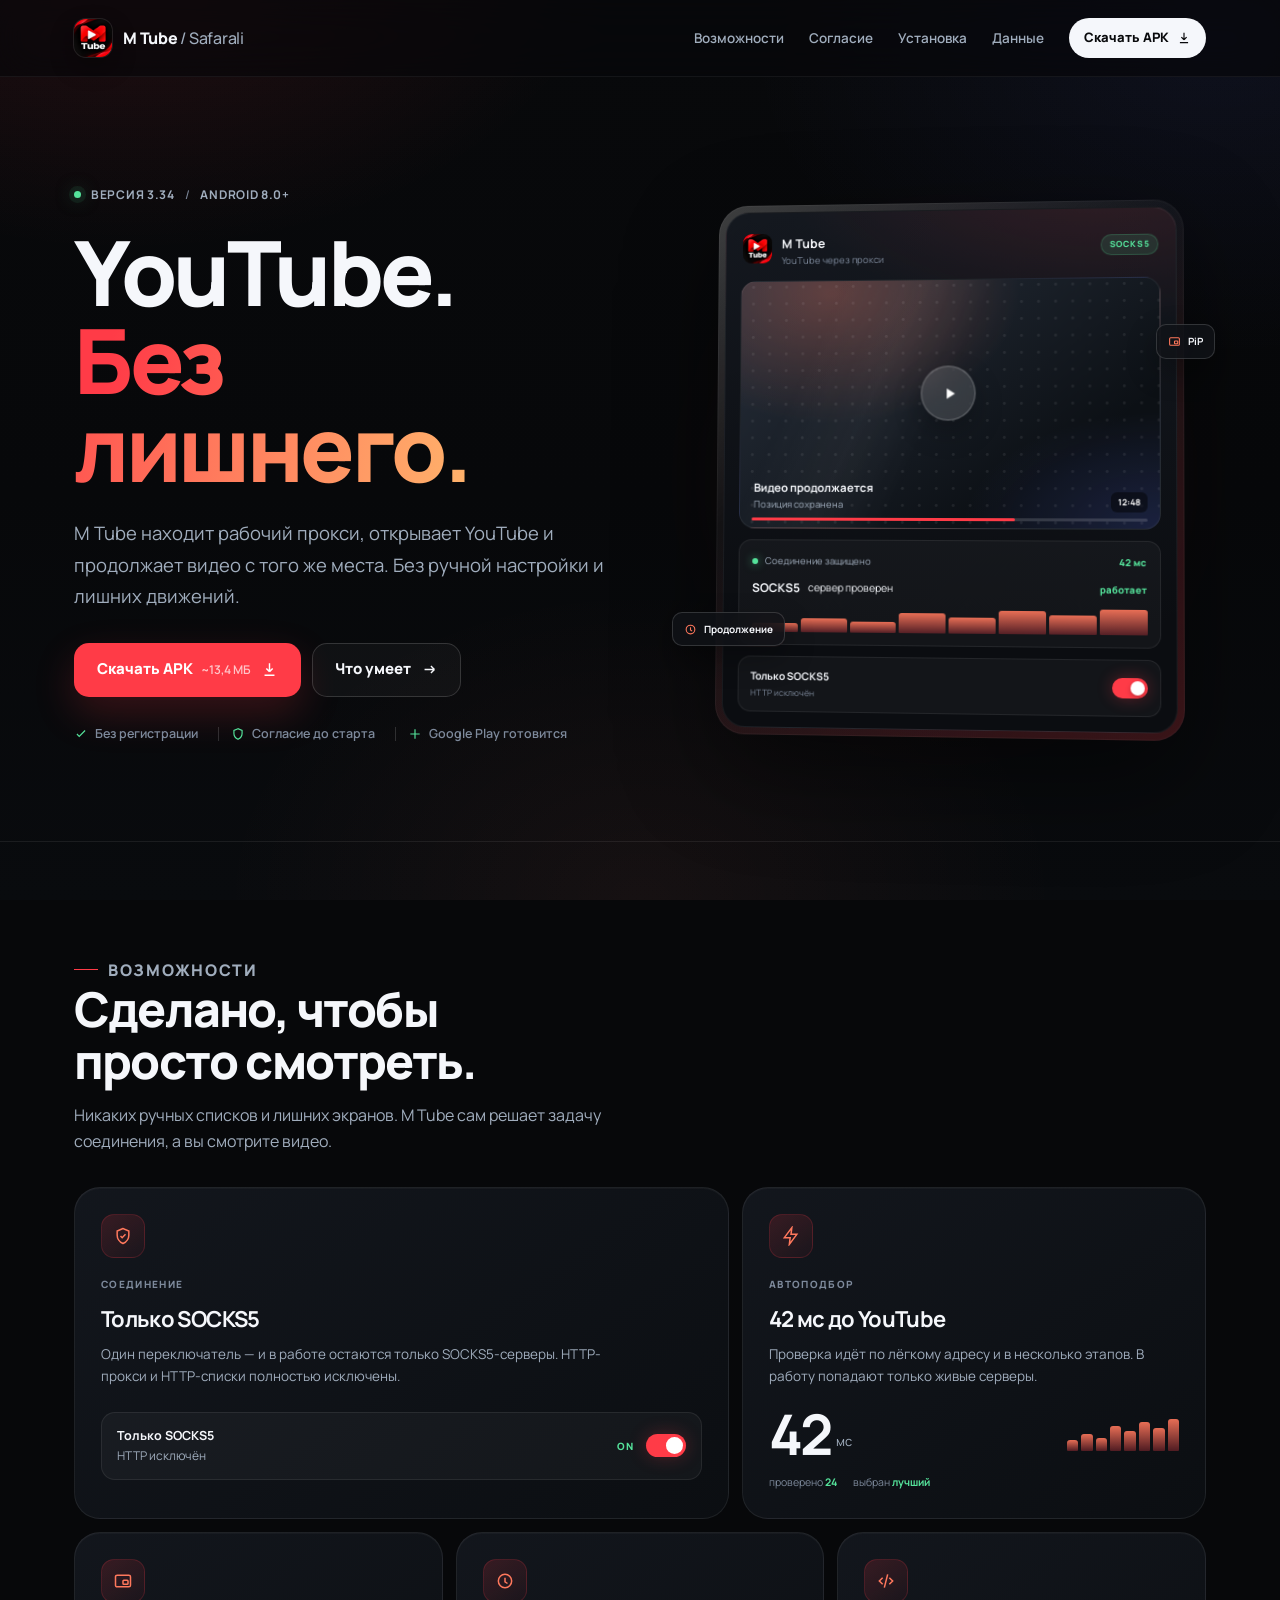
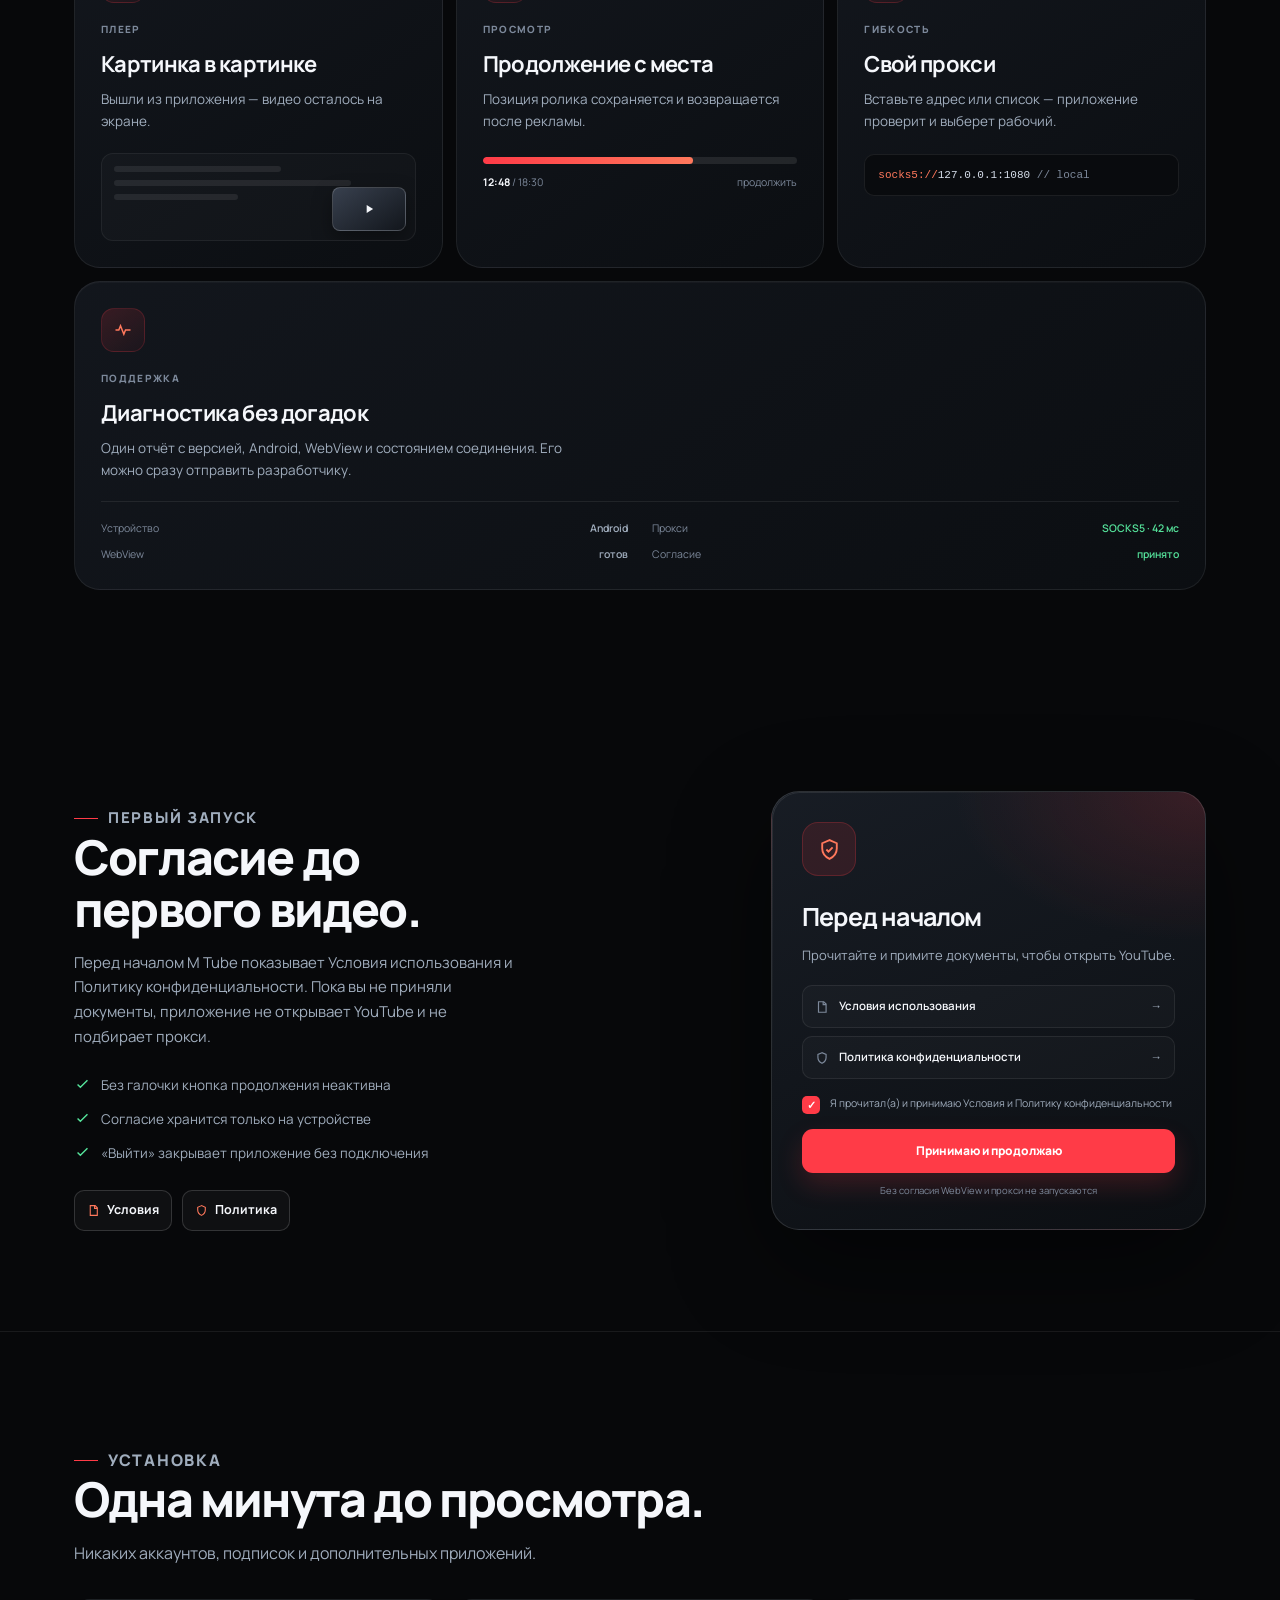
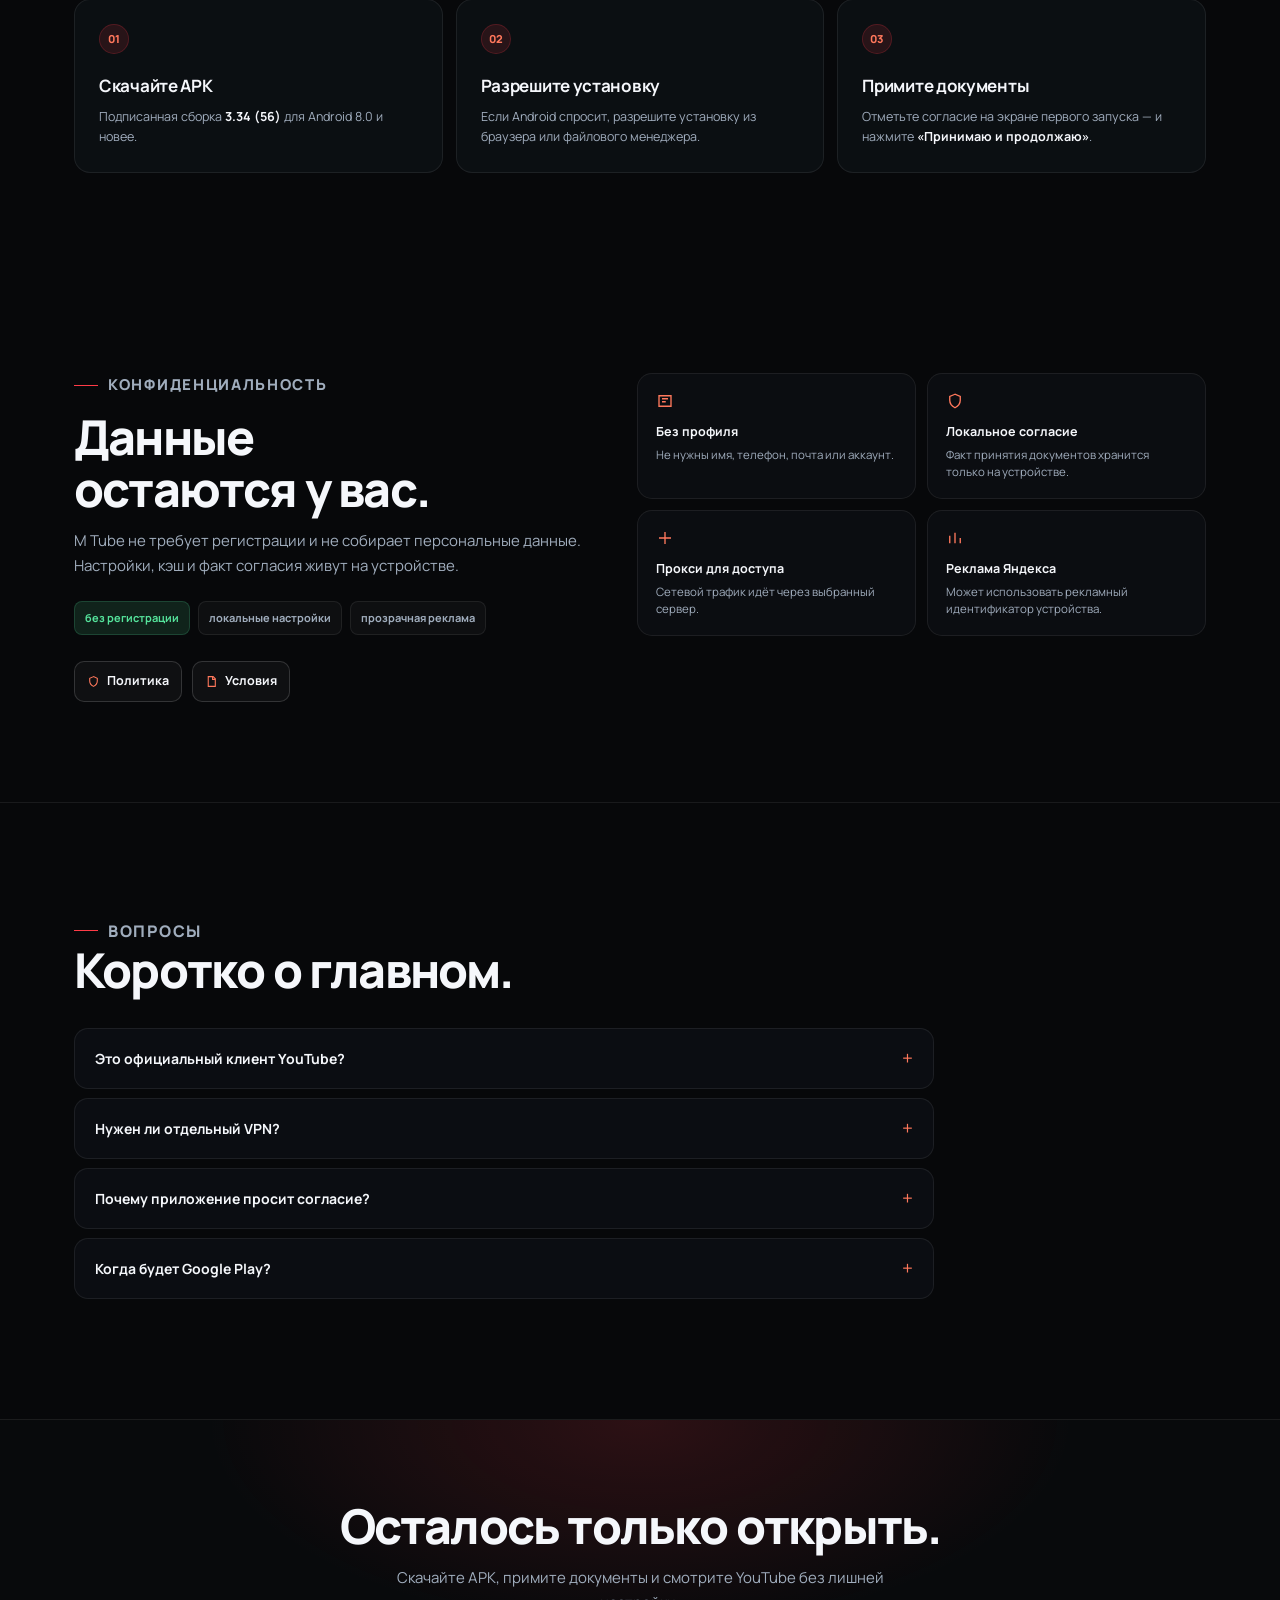
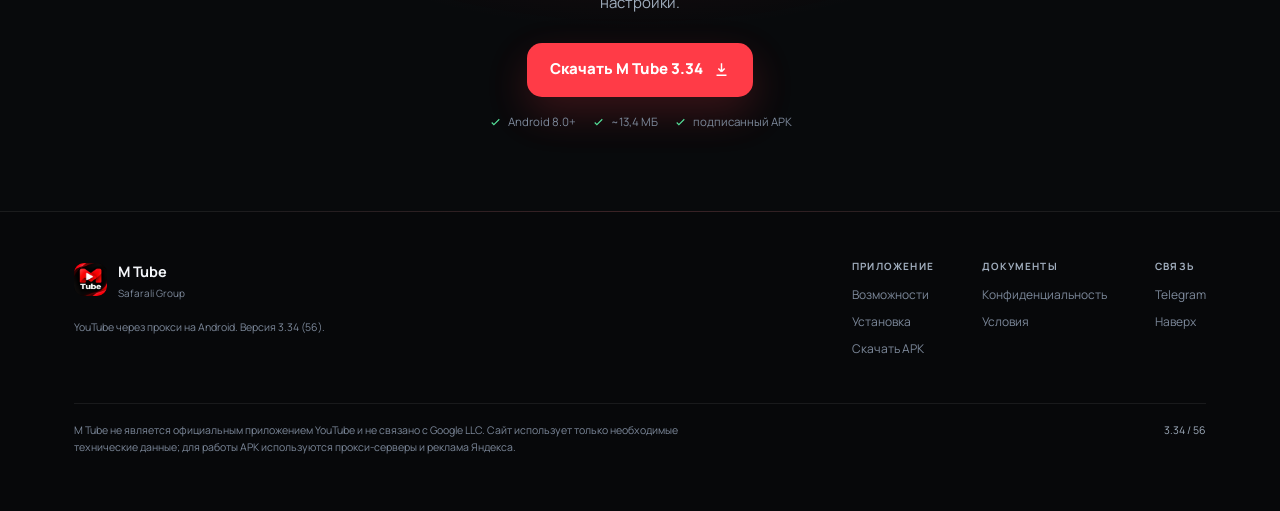
<file: index.html>
<!DOCTYPE html>
<html lang="ru">
<head>
<meta charset="utf-8">
<meta name="viewport" content="width=device-width, initial-scale=1, viewport-fit=cover">
<meta name="theme-color" content="#07080a">
<meta name="color-scheme" content="dark">
<meta name="description" content="M Tube — YouTube через прокси на Android. Автоподбор сервера, режим только SOCKS5, картинка в картинке и продолжение с места. Скачать APK 3.34.">
<link rel="canonical" href="https://tojikontvru.github.io/mtube-privacy/">
<meta property="og:type" content="website">
<meta property="og:title" content="M Tube — YouTube через прокси">
<meta property="og:description" content="Автоподбор сервера, только SOCKS5, PiP и продолжение с места. APK 3.34 для Android.">
<meta property="og:url" content="https://tojikontvru.github.io/mtube-privacy/">
<meta property="og:image" content="https://tojikontvru.github.io/mtube-privacy/assets/icon.png">
<link rel="icon" href="assets/icon.png" type="image/png">
<link rel="preload" href="assets/fonts/manrope-cyrillic.woff2" as="font" type="font/woff2" crossorigin>
<link rel="preload" href="assets/fonts/manrope-latin.woff2" as="font" type="font/woff2" crossorigin>
<link rel="stylesheet" href="assets/site.css?v=58">
<title>M Tube — YouTube через прокси | Safarali Group</title>
</head>
<body>
<a class="skip" href="#main">Перейти к содержимому</a>

<header class="site-header">
  <div class="shell header-inner">
    <a class="brand" href="./" aria-label="M Tube — главная">
      <img src="assets/icon.png" alt="" width="38" height="38">
      <span class="brand-word">M Tube <span>/ Safarali</span></span>
    </a>
    <nav class="site-nav" aria-label="Навигация">
      <a href="#features">Возможности</a>
      <a href="#first-run">Согласие</a>
      <a href="#install">Установка</a>
      <a href="#data">Данные</a>
      <a class="nav-cta" href="apk/MTube-latest.apk">
        Скачать APK
        <svg viewBox="0 0 24 24" fill="none" stroke="currentColor" stroke-width="2" aria-hidden="true"><path d="M12 3v12m0 0 4.5-4.5M12 15l-4.5-4.5M5 20h14"/></svg>
      </a>
    </nav>
  </div>
</header>

<main id="main">
  <section class="hero">
    <div class="shell hero-grid">
      <div class="hero-copy">
        <p class="eyebrow"><span class="status-dot" aria-hidden="true"></span> Версия 3.34 <span class="slash">/</span> Android 8.0+</p>
        <h1>YouTube.<br><span class="grad">Без лишнего.</span></h1>
        <p class="lede">M&nbsp;Tube находит рабочий прокси, открывает YouTube и продолжает видео с того же места. Без ручной настройки и лишних движений.</p>
        <div class="hero-actions">
          <a class="btn primary" href="apk/MTube-latest.apk">
            Скачать APK
            <small>~13,4 МБ</small>
            <svg viewBox="0 0 24 24" fill="none" stroke="currentColor" stroke-width="2" aria-hidden="true"><path d="M12 3v12m0 0 4.5-4.5M12 15l-4.5-4.5M5 20h14"/></svg>
          </a>
          <a class="btn ghost" href="#features">
            Что умеет
            <svg viewBox="0 0 24 24" fill="none" stroke="currentColor" stroke-width="2" aria-hidden="true"><path d="M5 12h14m0 0-5-5m5 5-5 5"/></svg>
          </a>
        </div>
        <ul class="hero-proof">
          <li>
            <svg viewBox="0 0 24 24" fill="none" stroke="currentColor" stroke-width="2" aria-hidden="true"><path d="m5 12 4 4L19 6"/></svg>
            Без регистрации
          </li>
          <li>
            <svg viewBox="0 0 24 24" fill="none" stroke="currentColor" stroke-width="2" aria-hidden="true"><path d="M12 3 5 6v5c0 4.5 3 8 7 10 4-2 7-5.5 7-10V6l-7-3Z"/></svg>
            Согласие до старта
          </li>
          <li>
            <svg viewBox="0 0 24 24" fill="none" stroke="currentColor" stroke-width="2" aria-hidden="true"><path d="M4 12h16M12 4v16"/></svg>
            Google Play готовится
          </li>
        </ul>
      </div>

      <div class="hero-visual">
        <div class="device-wrap">
          <span class="badge-float badge-pip">
            <svg viewBox="0 0 24 24" fill="none" stroke="currentColor" stroke-width="2" aria-hidden="true"><rect x="3" y="5" width="18" height="14" rx="2"/><rect x="12" y="11" width="6" height="5" rx="1"/></svg>
            PiP
          </span>
          <span class="badge-float badge-resume">
            <svg viewBox="0 0 24 24" fill="none" stroke="currentColor" stroke-width="2" aria-hidden="true"><circle cx="12" cy="12" r="8"/><path d="M12 8v5l3 2"/></svg>
            Продолжение
          </span>

          <div class="device" role="img" aria-label="Предпросмотр интерфейса M Tube: видео, подключение SOCKS5 и режим только SOCKS5">
            <div class="device-inner">
              <div class="device-bar">
                <img src="assets/icon.png" alt="" width="30" height="30">
                <div>
                  <b>M Tube</b>
                  <span>YouTube через прокси</span>
                </div>
                <span class="live">SOCKS5</span>
              </div>

              <div class="player">
                <span class="player-button" aria-hidden="true">
                  <svg viewBox="0 0 24 24" fill="currentColor"><path d="M8 5v14l11-7L8 5Z"/></svg>
                </span>
                <div class="player-caption"><b>Видео продолжается</b><span>Позиция сохранена</span></div>
                <span class="player-time">12:48</span>
                <div class="progress" aria-hidden="true"><span></span></div>
              </div>

              <div class="server-card">
                <div class="server-head"><span class="dot" aria-hidden="true"></span> Соединение защищено <span class="latency">42 мс</span></div>
                <div class="server-row"><b>SOCKS5</b><span>сервер проверен</span><span class="ok">работает</span></div>
                <div class="signal" aria-hidden="true">
                  <i></i><i></i><i></i><i></i><i></i><i></i><i></i><i></i>
                </div>
              </div>

              <div class="socks-row">
                <div><strong>Только SOCKS5</strong><span>HTTP исключён</span></div>
                <span class="switch-mini" aria-hidden="true"></span>
              </div>
            </div>
          </div>
        </div>
      </div>
    </div>
  </section>

  <section class="section section-line" id="features">
    <div class="shell">
      <div class="section-head">
        <p class="kicker">Возможности</p>
        <h2>Сделано, чтобы просто смотреть.</h2>
        <p>Никаких ручных списков и лишних экранов. M&nbsp;Tube сам решает задачу соединения, а вы смотрите видео.</p>
      </div>

      <div class="bento">
        <article class="card span-7 card-socks">
          <div class="card-icon">
            <svg viewBox="0 0 24 24" fill="none" stroke="currentColor" stroke-width="1.8" aria-hidden="true"><path d="M12 3 5 6v5c0 4.5 3 8 7 10 4-2 7-5.5 7-10V6l-7-3Z"/><path d="m9 12 2 2 4-4"/></svg>
          </div>
          <div class="card-kicker">Соединение</div>
          <h3>Только SOCKS5</h3>
          <p>Один переключатель — и в работе остаются только SOCKS5-серверы. HTTP-прокси и HTTP-списки полностью исключены.</p>
          <div class="toggle-demo">
            <span><strong>Только SOCKS5</strong>HTTP исключён</span>
            <span class="on">ON</span>
            <span class="switch" aria-hidden="true"></span>
          </div>
        </article>

        <article class="card span-5">
          <div class="card-icon">
            <svg viewBox="0 0 24 24" fill="none" stroke="currentColor" stroke-width="1.8" aria-hidden="true"><path d="m13 2-9 12h7l-1 8 9-12h-7l1-8Z"/></svg>
          </div>
          <div class="card-kicker">Автоподбор</div>
          <h3>42 мс до YouTube</h3>
          <p>Проверка идёт по лёгкому адресу и в несколько этапов. В работу попадают только живые серверы.</p>
          <div class="speed-demo">
            <b>42</b><span>мс</span>
            <div class="signal" aria-hidden="true"><i></i><i></i><i></i><i></i><i></i><i></i><i></i><i></i></div>
          </div>
          <div class="speed-meta"><span>проверено <b>24</b></span><span>выбран <b>лучший</b></span></div>
        </article>

        <article class="card span-4">
          <div class="card-icon">
            <svg viewBox="0 0 24 24" fill="none" stroke="currentColor" stroke-width="1.8" aria-hidden="true"><rect x="3" y="5" width="18" height="14" rx="2"/><rect x="12" y="11" width="6" height="5" rx="1"/></svg>
          </div>
          <div class="card-kicker">Плеер</div>
          <h3>Картинка в картинке</h3>
          <p>Вышли из приложения — видео осталось на экране.</p>
          <div class="pip-demo" aria-hidden="true">
            <div class="pip-line"></div><div class="pip-line"></div><div class="pip-line"></div>
            <div class="pip-window"><svg viewBox="0 0 24 24" fill="currentColor"><path d="M8 5v14l11-7L8 5Z"/></svg></div>
          </div>
        </article>

        <article class="card span-4">
          <div class="card-icon">
            <svg viewBox="0 0 24 24" fill="none" stroke="currentColor" stroke-width="1.8" aria-hidden="true"><circle cx="12" cy="12" r="8"/><path d="M12 8v5l3 2"/></svg>
          </div>
          <div class="card-kicker">Просмотр</div>
          <h3>Продолжение с места</h3>
          <p>Позиция ролика сохраняется и возвращается после рекламы.</p>
          <div class="resume-demo" aria-hidden="true">
            <div class="resume-bar"><span></span></div>
            <div class="resume-meta"><span><b>12:48</b> / 18:30</span><span>продолжить</span></div>
          </div>
        </article>

        <article class="card span-4">
          <div class="card-icon">
            <svg viewBox="0 0 24 24" fill="none" stroke="currentColor" stroke-width="1.8" aria-hidden="true"><path d="m8 8-4 4 4 4M16 8l4 4-4 4M14 4l-4 16"/></svg>
          </div>
          <div class="card-kicker">Гибкость</div>
          <h3>Свой прокси</h3>
          <p>Вставьте адрес или список — приложение проверит и выберет рабочий.</p>
          <div class="code-demo" aria-hidden="true"><span>socks5://</span>127.0.0.1:1080 <em>// local</em></div>
        </article>

        <article class="card span-12">
          <div class="card-icon">
            <svg viewBox="0 0 24 24" fill="none" stroke="currentColor" stroke-width="1.8" aria-hidden="true"><path d="M3 12h4l2-5 4 10 2-5h6"/></svg>
          </div>
          <div class="card-kicker">Поддержка</div>
          <h3>Диагностика без догадок</h3>
          <p>Один отчёт с версией, Android, WebView и состоянием соединения. Его можно сразу отправить разработчику.</p>
          <div class="diag-demo" aria-hidden="true">
            <div class="diag-line"><span>Устройство</span><b>Android</b></div>
            <div class="diag-line"><span>Прокси</span><b class="ok">SOCKS5 · 42 мс</b></div>
            <div class="diag-line"><span>WebView</span><b>готов</b></div>
            <div class="diag-line"><span>Согласие</span><b class="ok">принято</b></div>
          </div>
        </article>
      </div>
    </div>
  </section>

  <section class="section" id="first-run">
    <div class="shell consent-layout">
      <div class="consent-copy">
        <p class="kicker">Первый запуск</p>
        <h2>Согласие до первого видео.</h2>
        <p>Перед началом M&nbsp;Tube показывает Условия использования и Политику конфиденциальности. Пока вы не приняли документы, приложение не открывает YouTube и не подбирает прокси.</p>
        <ul class="consent-points">
          <li>
            <svg viewBox="0 0 24 24" fill="none" stroke="currentColor" stroke-width="2" aria-hidden="true"><path d="m5 12 4 4L19 6"/></svg>
            Без галочки кнопка продолжения неактивна
          </li>
          <li>
            <svg viewBox="0 0 24 24" fill="none" stroke="currentColor" stroke-width="2" aria-hidden="true"><path d="m5 12 4 4L19 6"/></svg>
            Согласие хранится только на устройстве
          </li>
          <li>
            <svg viewBox="0 0 24 24" fill="none" stroke="currentColor" stroke-width="2" aria-hidden="true"><path d="m5 12 4 4L19 6"/></svg>
            «Выйти» закрывает приложение без подключения
          </li>
        </ul>
        <div class="consent-links">
          <a href="terms.html">
            <svg viewBox="0 0 24 24" fill="none" stroke="currentColor" stroke-width="2" aria-hidden="true"><path d="M6 3h9l4 4v14H6V3Z"/><path d="M14 3v5h5"/></svg>
            Условия
          </a>
          <a href="privacy.html">
            <svg viewBox="0 0 24 24" fill="none" stroke="currentColor" stroke-width="2" aria-hidden="true"><path d="M12 3 5 6v5c0 4.5 3 8 7 10 4-2 7-5.5 7-10V6l-7-3Z"/></svg>
            Политика
          </a>
        </div>
      </div>

      <div class="consent-card" aria-label="Предпросмотр экрана согласия">
        <div class="consent-shield">
          <svg viewBox="0 0 24 24" fill="none" stroke="currentColor" stroke-width="1.8" aria-hidden="true"><path d="M12 3 5 6v5c0 4.5 3 8 7 10 4-2 7-5.5 7-10V6l-7-3Z"/><path d="m9 12 2 2 4-4"/></svg>
        </div>
        <h3>Перед началом</h3>
        <p>Прочитайте и примите документы, чтобы открыть YouTube.</p>
        <div class="doc-list">
          <a class="doc-row" href="terms.html">
            <svg viewBox="0 0 24 24" fill="none" stroke="currentColor" stroke-width="2" aria-hidden="true"><path d="M6 3h9l4 4v14H6V3Z"/><path d="M14 3v5h5"/></svg>
            Условия использования
            <span class="arrow">→</span>
          </a>
          <a class="doc-row" href="privacy.html">
            <svg viewBox="0 0 24 24" fill="none" stroke="currentColor" stroke-width="2" aria-hidden="true"><path d="M12 3 5 6v5c0 4.5 3 8 7 10 4-2 7-5.5 7-10V6l-7-3Z"/></svg>
            Политика конфиденциальности
            <span class="arrow">→</span>
          </a>
        </div>
        <div class="check-demo"><span class="fake-check" aria-hidden="true">✓</span> Я прочитал(а) и принимаю Условия и Политику конфиденциальности</div>
        <div class="consent-btn">Принимаю и продолжаю</div>
        <small class="consent-note">Без согласия WebView и прокси не запускаются</small>
      </div>
    </div>
  </section>

  <section class="section section-line" id="install">
    <div class="shell">
      <div class="section-head">
        <p class="kicker">Установка</p>
        <h2>Одна минута до просмотра.</h2>
        <p>Никаких аккаунтов, подписок и дополнительных приложений.</p>
      </div>
      <div class="steps">
        <article class="step">
          <span class="step-num">01</span>
          <h3>Скачайте APK</h3>
          <p>Подписанная сборка <b>3.34 (56)</b> для Android 8.0 и новее.</p>
        </article>
        <article class="step">
          <span class="step-num">02</span>
          <h3>Разрешите установку</h3>
          <p>Если Android спросит, разрешите установку из браузера или файлового менеджера.</p>
        </article>
        <article class="step">
          <span class="step-num">03</span>
          <h3>Примите документы</h3>
          <p>Отметьте согласие на экране первого запуска — и нажмите <b>«Принимаю и продолжаю»</b>.</p>
        </article>
      </div>
    </div>
  </section>

  <section class="section" id="data">
    <div class="shell data-layout">
      <div class="data-copy">
        <p class="kicker">Конфиденциальность</p>
        <h2>Данные остаются у вас.</h2>
        <p>M&nbsp;Tube не требует регистрации и не собирает персональные данные. Настройки, кэш и факт согласия живут на устройстве.</p>
        <div class="data-tags">
          <span class="tag green">без регистрации</span>
          <span class="tag">локальные настройки</span>
          <span class="tag">прозрачная реклама</span>
        </div>
        <div class="consent-links">
          <a href="privacy.html">
            <svg viewBox="0 0 24 24" fill="none" stroke="currentColor" stroke-width="2" aria-hidden="true"><path d="M12 3 5 6v5c0 4.5 3 8 7 10 4-2 7-5.5 7-10V6l-7-3Z"/></svg>
            Политика
          </a>
          <a href="terms.html">
            <svg viewBox="0 0 24 24" fill="none" stroke="currentColor" stroke-width="2" aria-hidden="true"><path d="M6 3h9l4 4v14H6V3Z"/><path d="M14 3v5h5"/></svg>
            Условия
          </a>
        </div>
      </div>
      <div class="data-grid">
        <div class="data-item">
          <svg viewBox="0 0 24 24" fill="none" stroke="currentColor" stroke-width="1.8" aria-hidden="true"><path d="M4 5h16v14H4z"/><path d="M8 9h8M8 13h5"/></svg>
          <b>Без профиля</b>
          <span>Не нужны имя, телефон, почта или аккаунт.</span>
        </div>
        <div class="data-item">
          <svg viewBox="0 0 24 24" fill="none" stroke="currentColor" stroke-width="1.8" aria-hidden="true"><path d="M12 3 5 6v5c0 4.5 3 8 7 10 4-2 7-5.5 7-10V6l-7-3Z"/></svg>
          <b>Локальное согласие</b>
          <span>Факт принятия документов хранится только на устройстве.</span>
        </div>
        <div class="data-item">
          <svg viewBox="0 0 24 24" fill="none" stroke="currentColor" stroke-width="1.8" aria-hidden="true"><path d="M4 12h16M12 4v16"/></svg>
          <b>Прокси для доступа</b>
          <span>Сетевой трафик идёт через выбранный сервер.</span>
        </div>
        <div class="data-item">
          <svg viewBox="0 0 24 24" fill="none" stroke="currentColor" stroke-width="1.8" aria-hidden="true"><path d="M5 19V9m7 10V5m7 14v-7"/></svg>
          <b>Реклама Яндекса</b>
          <span>Может использовать рекламный идентификатор устройства.</span>
        </div>
      </div>
    </div>
  </section>

  <section class="section section-line" id="faq">
    <div class="shell">
      <div class="section-head">
        <p class="kicker">Вопросы</p>
        <h2>Коротко о главном.</h2>
      </div>
      <div class="faq">
        <details>
          <summary>Это официальный клиент YouTube?</summary>
          <p>Нет. M&nbsp;Tube — неофициальное приложение и не связано с Google LLC или YouTube. Все товарные знаки принадлежат их владельцам.</p>
        </details>
        <details>
          <summary>Нужен ли отдельный VPN?</summary>
          <p>Для автоподбора — нет: приложение само проверяет прокси. Если вы хотите использовать свой локальный SOCKS5, укажите его в разделе «Мой прокси».</p>
        </details>
        <details>
          <summary>Почему приложение просит согласие?</summary>
          <p>Это требование к прозрачной работе: до принятия Условий и Политики WebView и прокси не запускаются. Согласие можно отозвать, удалив данные приложения.</p>
        </details>
        <details>
          <summary>Когда будет Google Play?</summary>
          <p>AAB уже готов, публикация в Google Play ожидает настройки аккаунта разработчика. Пока APK обновляется по постоянной ссылке с этого сайта.</p>
        </details>
      </div>
    </div>
  </section>

  <section class="final-cta">
    <h2>Осталось только открыть.</h2>
    <p>Скачайте APK, примите документы и смотрите YouTube без лишней настройки.</p>
    <a class="btn primary" href="apk/MTube-latest.apk">
      Скачать M Tube 3.34
      <svg viewBox="0 0 24 24" fill="none" stroke="currentColor" stroke-width="2" aria-hidden="true"><path d="M12 3v12m0 0 4.5-4.5M12 15l-4.5-4.5M5 20h14"/></svg>
    </a>
    <div class="final-meta">
      <span><svg viewBox="0 0 24 24" fill="none" stroke="currentColor" stroke-width="2" aria-hidden="true"><path d="m5 12 4 4L19 6"/></svg> Android 8.0+</span>
      <span><svg viewBox="0 0 24 24" fill="none" stroke="currentColor" stroke-width="2" aria-hidden="true"><path d="m5 12 4 4L19 6"/></svg> ~13,4 МБ</span>
      <span><svg viewBox="0 0 24 24" fill="none" stroke="currentColor" stroke-width="2" aria-hidden="true"><path d="m5 12 4 4L19 6"/></svg> подписанный APK</span>
    </div>
  </section>
</main>

<footer class="site-footer">
  <div class="shell">
    <div class="footer-top">
      <div>
        <div class="footer-brand">
          <img src="assets/icon.png" alt="" width="33" height="33">
          <div><b>M Tube</b><span>Safarali Group</span></div>
        </div>
        <p class="footer-note">YouTube через прокси на Android. Версия 3.34 (56).</p>
      </div>
      <div class="footer-cols">
        <div class="footer-col">
          <b>Приложение</b>
          <a href="#features">Возможности</a>
          <a href="#install">Установка</a>
          <a href="apk/MTube-latest.apk">Скачать APK</a>
        </div>
        <div class="footer-col">
          <b>Документы</b>
          <a href="privacy.html">Конфиденциальность</a>
          <a href="terms.html">Условия</a>
        </div>
        <div class="footer-col">
          <b>Связь</b>
          <a href="https://t.me/Safaraligroup">Telegram</a>
          <a href="#main">Наверх</a>
        </div>
      </div>
    </div>
    <div class="footer-bottom">
      <p>M Tube не является официальным приложением YouTube и не связано с Google LLC. Сайт использует только необходимые технические данные; для работы APK используются прокси-серверы и реклама Яндекса.</p>
      <span class="footer-version">3.34 / 56</span>
    </div>
  </div>
</footer>
</body>
</html>
</file>
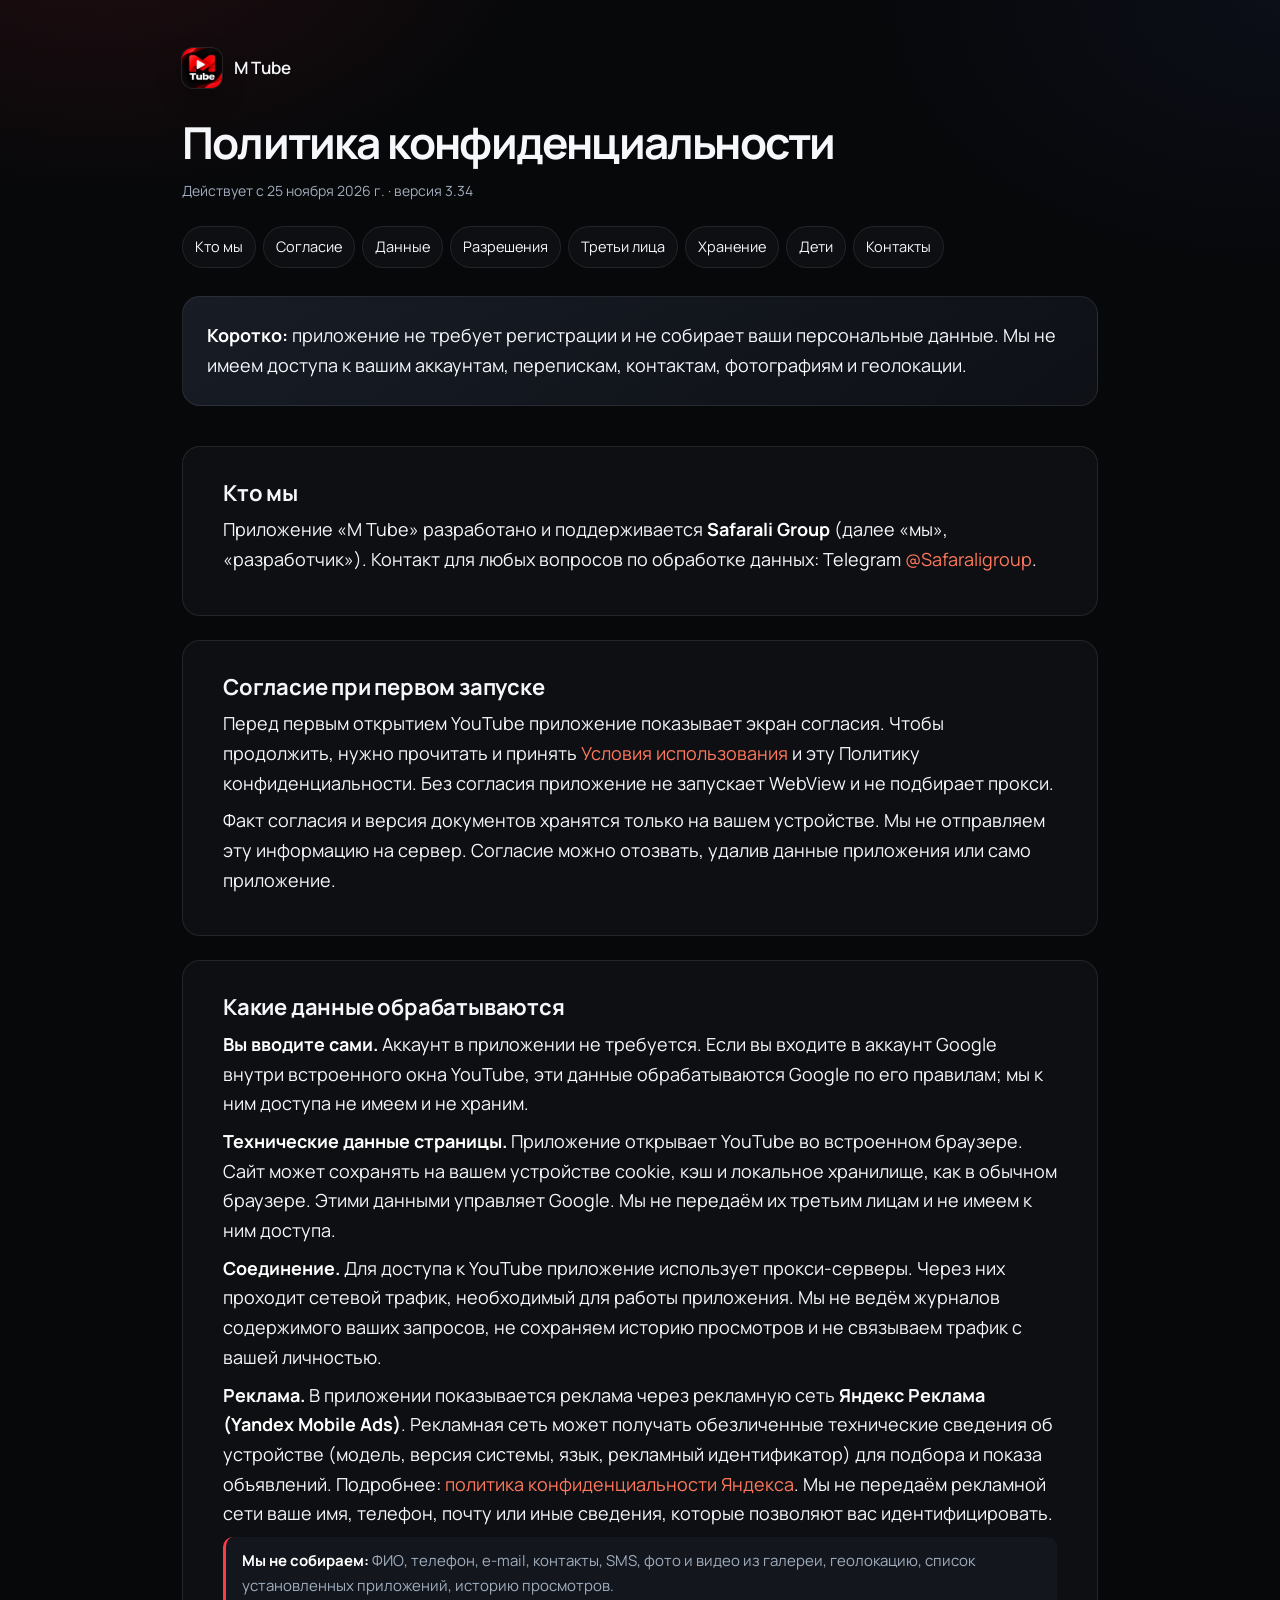
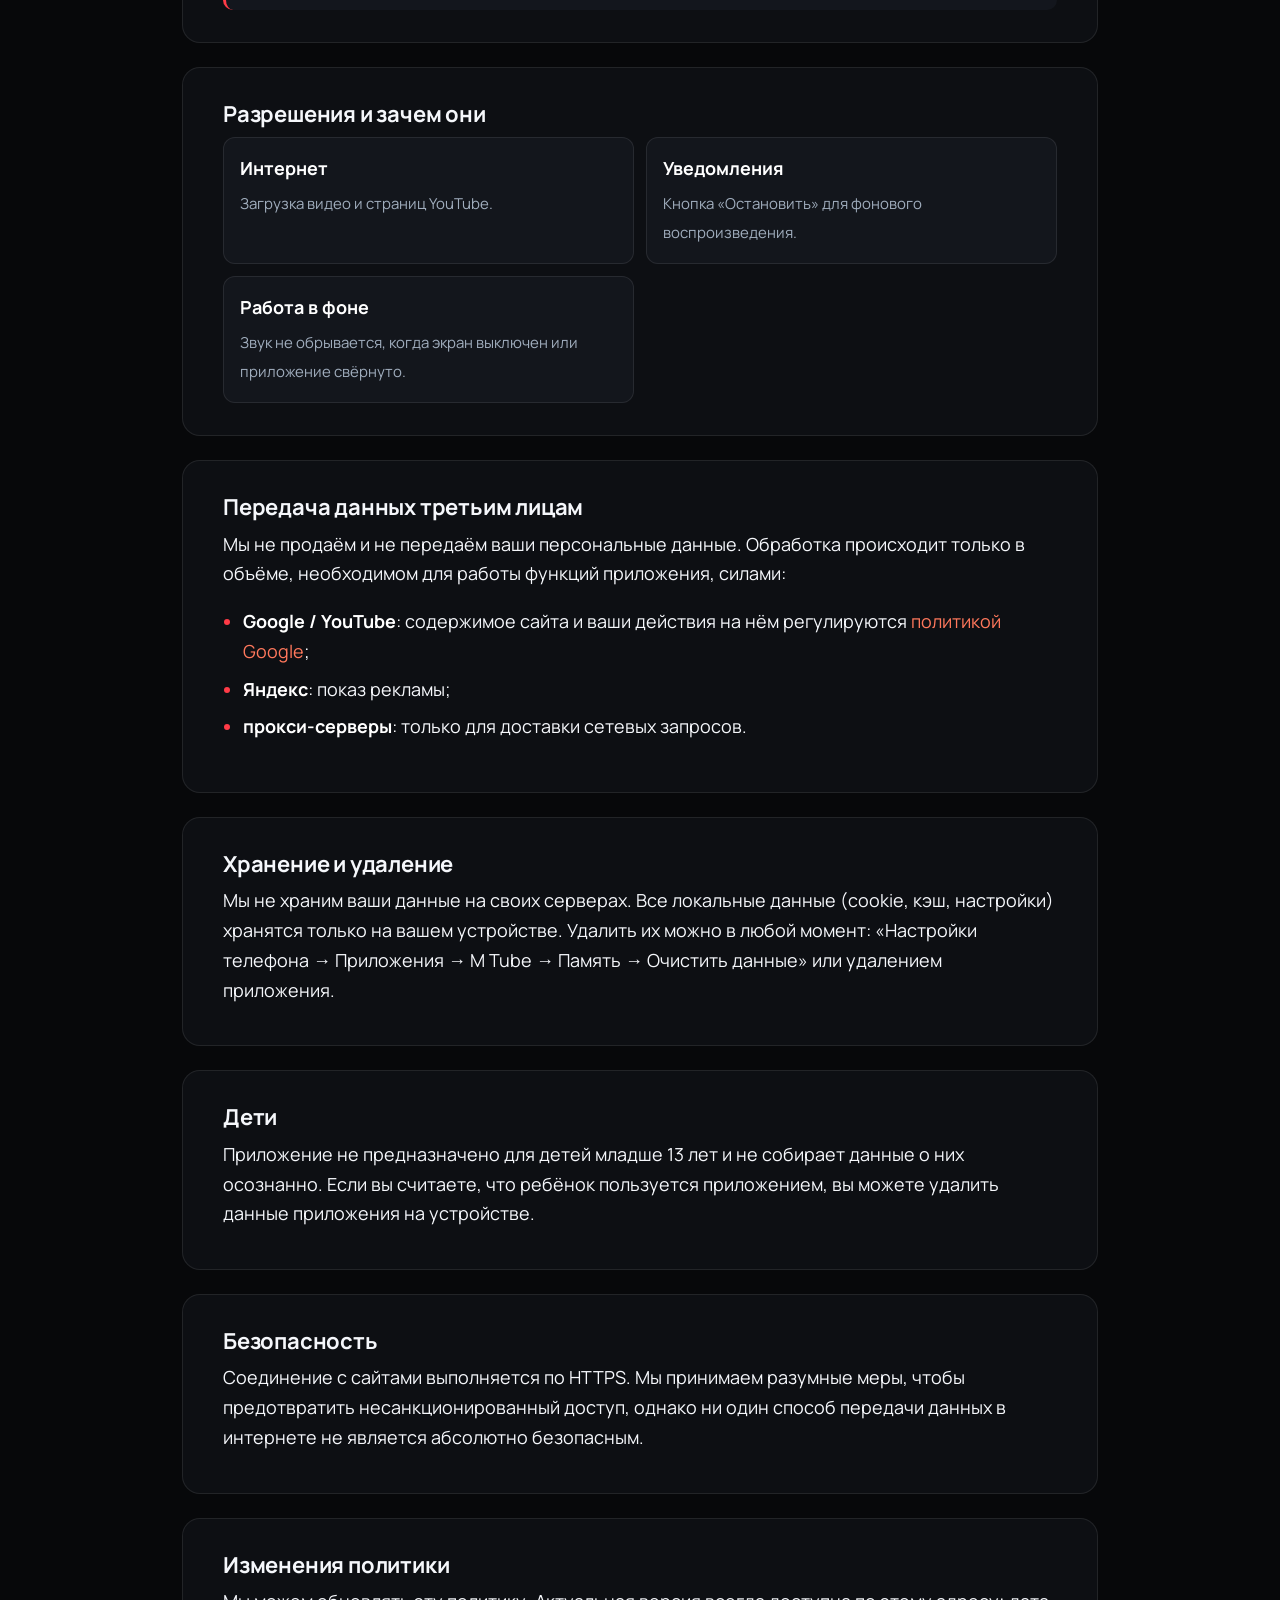
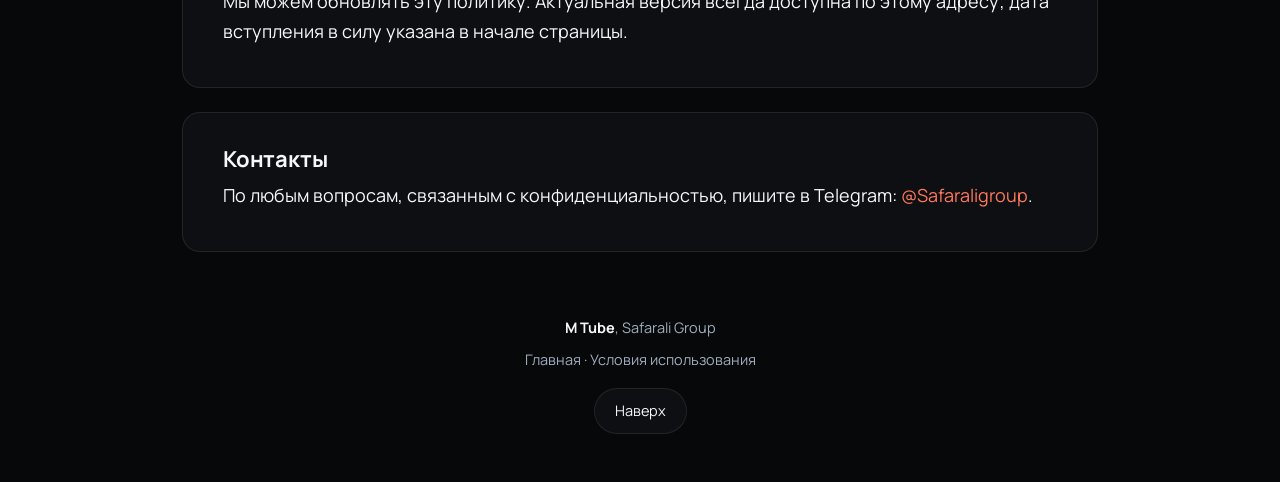
<file: privacy.html>
<!DOCTYPE html>
<html lang="ru">
<head>
<meta charset="utf-8">
<meta name="viewport" content="width=device-width, initial-scale=1, viewport-fit=cover">
<meta name="theme-color" content="#0b0e11">
<meta name="color-scheme" content="dark">
<meta name="description" content="Политика конфиденциальности приложения M Tube: какие данные обрабатываются, зачем нужны разрешения и как удалить свои данные.">
<link rel="icon" href="assets/icon.png" type="image/png">
<title>Политика конфиденциальности | M Tube</title>
<style>
  * { box-sizing: border-box; }
  :root {
    --bg: #0b0e11;
    --bg-soft: #12171d;
    --card: #151b22;
    --card-2: #1a212a;
    --stroke: #242e39;
    --text: #e8eef5;
    --muted: #93a6b8;
    --accent: #ff4d4f;
    --accent-2: #ff8a5c;
    --accent-soft: rgba(255, 77, 79, .12);
    --radius: 18px;
    --radius-sm: 12px;
    --max: 780px;
    --pad: 20px;
    --base: 16px;
  }
  html { scroll-behavior: smooth; }
  @media (prefers-reduced-motion: reduce) { html { scroll-behavior: auto; } }
  body {
    margin: 0;
    background: var(--bg);
    color: var(--text);
    font: var(--base)/1.65 -apple-system, BlinkMacSystemFont, "Segoe UI", Roboto, "Helvetica Neue", Arial, sans-serif;
    -webkit-font-smoothing: antialiased;
    text-rendering: optimizeLegibility;
  }
  a { color: var(--accent); text-decoration: none; }
  a:hover { text-decoration: underline; }
  a:focus-visible, button:focus-visible {
    outline: 3px solid var(--accent-2);
    outline-offset: 3px;
    border-radius: 6px;
  }

  .wrap { max-width: var(--max); margin: 0 auto; padding: 0 var(--pad); }

  /* ── Шапка ───────────────────────────────────────────── */
  header.hero { padding: 32px 0 8px; }
  .brand {
    display: inline-flex; align-items: center; gap: 12px;
    color: var(--text); text-decoration: none;
  }
  .brand:hover { text-decoration: none; }
  .logo {
    width: 40px; height: 40px; border-radius: 50%;
    display: grid; place-items: center;
    background: var(--accent);
    flex: none;
  }
  .logo svg { display: block; }
  .brand-name { font-weight: 600; letter-spacing: .2px; font-size: 17px; }
  h1 {
    font-size: clamp(28px, 6vw, 44px);
    line-height: 1.15;
    margin: 20px 0 8px;
    letter-spacing: -.5px;
  }
  .updated {
    margin-top: 12px;
    color: var(--muted); font-size: 14px;
  }

  /* ── Быстрая навигация ───────────────────────────────── */
  nav.toc {
    display: flex; gap: 8px; overflow-x: auto;
    padding: 16px 0 8px;
    scrollbar-width: none;
  }
  nav.toc::-webkit-scrollbar { display: none; }
  .chip {
    flex: none; padding: 8px 16px;
    background: var(--card); border: 1px solid var(--stroke);
    border-radius: 999px; color: var(--text);
    font-size: 14.5px; white-space: nowrap;
    transition: border-color .2s, background .2s, transform .15s;
  }
  .chip:hover { border-color: var(--accent); background: var(--accent-soft); text-decoration: none; }
  .chip:active { transform: scale(.97); }

  /* ── Карточка-итог ───────────────────────────────────── */
  .summary {
    margin: 20px 0 8px;
    padding: 20px;
    background: var(--card-2);
    border: 1px solid var(--stroke);
    border-radius: var(--radius);
  }
  .summary p { margin: 0; }

  /* ── Секции ──────────────────────────────────────────── */
  main { padding: 8px 0 40px; }
  section {
    margin-top: 20px;
    padding: 20px 24px;
    background: var(--card);
    border: 1px solid var(--stroke);
    border-radius: var(--radius);
  }
  section h2 {
    font-size: clamp(18px, 3vw, 22px);
    line-height: 1.3;
    margin: 0 0 8px;
    letter-spacing: -.2px;
  }
  section p, section li { margin: 8px 0; }
  section p:first-of-type { margin-top: 0; }
  ul { padding-left: 20px; }
  li::marker { color: var(--accent); }
  strong { color: #fff; font-weight: 700; }
  .note {
    padding: 12px 16px;
    background: var(--card-2);
    border-left: 3px solid var(--accent);
    border-radius: 10px;
    color: var(--muted);
    font-size: 15px;
  }
  .grid2 { display: grid; grid-template-columns: 1fr; gap: 12px; }
  .perm {
    padding: 16px;
    background: var(--card-2);
    border: 1px solid var(--stroke);
    border-radius: var(--radius-sm);
  }
  .perm b { display: block; margin-bottom: 4px; color: #fff; }
  .perm span { color: var(--muted); font-size: 15px; }

  /* ── Подвал ──────────────────────────────────────────── */
  footer {
    padding: 24px 0 48px;
    color: var(--muted); font-size: 14.5px;
    text-align: center;
  }
  footer .brand-inline { color: var(--text); font-weight: 700; }
  footer .links { margin: 8px 0 0; }
  footer .links a { color: var(--muted); }
  footer .links a:hover { color: var(--accent); }
  .to-top {
    display: inline-flex; align-items: center; gap: 8px;
    margin-top: 16px; padding: 10px 20px;
    background: var(--card); border: 1px solid var(--stroke);
    border-radius: 999px; color: var(--text); font-size: 14.5px;
  }
  .to-top:hover { border-color: var(--accent); background: var(--accent-soft); text-decoration: none; }

  /* ── Планшеты ────────────────────────────────────────── */
  @media (min-width: 700px) {
    :root { --max: 860px; --pad: 32px; --base: 17px; }
    .grid2 { grid-template-columns: 1fr 1fr; }
    section { padding: 24px 32px; }
    header.hero { padding-top: 48px; }
  }

  /* ── Ноутбуки и большие экраны ───────────────────────── */
  @media (min-width: 1100px) {
    :root { --max: 980px; --base: 18px; }
    section { margin-top: 24px; padding: 32px 40px; }
    .summary { padding: 24px; }
  }

  /* ── Телевизоры: читаемость с дивана ─────────────────── */
  @media (min-width: 1600px) {
    :root { --max: 1180px; --base: 22px; }
    header.hero { padding-top: 64px; }
    h1 { font-size: 56px; }
    .brand-name { font-size: 22px; }
    .logo { width: 48px; height: 48px; }
    .updated { font-size: 18px; }
    .chip { font-size: 19px; padding: 12px 24px; }
    section { padding: 40px 48px; border-radius: 24px; }
    section h2 { font-size: 28px; gap: 16px; }
    .note, .perm span { font-size: 19px; }
    .to-top { font-size: 19px; }
    a:focus-visible { outline-width: 5px; }
  }
</style>
<link rel="preload" href="assets/fonts/manrope-cyrillic.woff2" as="font" type="font/woff2" crossorigin>
<link rel="preload" href="assets/fonts/manrope-latin.woff2" as="font" type="font/woff2" crossorigin>
<link rel="stylesheet" href="assets/legal.css?v=58">
</head>
<body>
<div class="wrap">

  <header class="hero">
    <a class="brand" href="./">
      <img class="logo" src="assets/icon.png" alt="" width="40" height="40">
      <span class="brand-name">M Tube</span>
    </a>

    <h1>Политика конфиденциальности</h1>
    <div class="updated">Действует с 25 ноября 2026 г. · версия 3.34</div>
  </header>

  <nav class="toc" aria-label="Разделы политики">
    <a class="chip" href="#who">Кто мы</a>
    <a class="chip" href="#consent">Согласие</a>
    <a class="chip" href="#data">Данные</a>
    <a class="chip" href="#permissions">Разрешения</a>
    <a class="chip" href="#third">Третьи лица</a>
    <a class="chip" href="#storage">Хранение</a>
    <a class="chip" href="#kids">Дети</a>
    <a class="chip" href="#contacts">Контакты</a>
  </nav>

  <div class="summary">
    <p><strong>Коротко:</strong> приложение не требует регистрации и не собирает ваши
    персональные данные. Мы не имеем доступа к вашим аккаунтам, перепискам, контактам,
    фотографиям и геолокации.</p>
  </div>

  <main>

    <section id="who">
      <h2>Кто мы</h2>
      <p>Приложение «M Tube» разработано и поддерживается <strong>Safarali Group</strong>
      (далее «мы», «разработчик»). Контакт для любых вопросов по обработке данных:
      Telegram <a href="https://t.me/Safaraligroup">@Safaraligroup</a>.</p>
    </section>

    <section id="consent">
      <h2>Согласие при первом запуске</h2>
      <p>Перед первым открытием YouTube приложение показывает экран согласия.
      Чтобы продолжить, нужно прочитать и принять <a href="terms.html">Условия
      использования</a> и эту Политику конфиденциальности. Без согласия приложение
      не запускает WebView и не подбирает прокси.</p>
      <p>Факт согласия и версия документов хранятся только на вашем устройстве.
      Мы не отправляем эту информацию на сервер. Согласие можно отозвать, удалив
      данные приложения или само приложение.</p>
    </section>

    <section id="data">
      <h2>Какие данные обрабатываются</h2>
      <p><strong>Вы вводите сами.</strong> Аккаунт в приложении не требуется. Если вы
      входите в аккаунт Google внутри встроенного окна YouTube, эти данные обрабатываются
      Google по его правилам; мы к ним доступа не имеем и не храним.</p>
      <p><strong>Технические данные страницы.</strong> Приложение открывает YouTube во
      встроенном браузере. Сайт может сохранять на вашем устройстве cookie, кэш и
      локальное хранилище, как в обычном браузере. Этими данными управляет Google.
      Мы не передаём их третьим лицам и не имеем к ним доступа.</p>
      <p><strong>Соединение.</strong> Для доступа к YouTube приложение использует
      прокси-серверы. Через них проходит сетевой трафик, необходимый для работы
      приложения. Мы не ведём журналов содержимого ваших запросов, не сохраняем историю
      просмотров и не связываем трафик с вашей личностью.</p>
      <p><strong>Реклама.</strong> В приложении показывается реклама через рекламную сеть
      <strong>Яндекс Реклама (Yandex Mobile Ads)</strong>. Рекламная сеть может получать
      обезличенные технические сведения об устройстве (модель, версия системы, язык,
      рекламный идентификатор) для подбора и показа объявлений. Подробнее:
      <a href="https://yandex.ru/legal/confidential/">политика конфиденциальности
      Яндекса</a>. Мы не передаём рекламной сети ваше имя, телефон, почту или иные
      сведения, которые позволяют вас идентифицировать.</p>
      <div class="note"><strong>Мы не собираем:</strong> ФИО, телефон, e-mail, контакты,
      SMS, фото и видео из галереи, геолокацию, список установленных приложений,
      историю просмотров.</div>
    </section>

    <section id="permissions">
      <h2>Разрешения и зачем они</h2>
      <div class="grid2">
        <div class="perm"><b>Интернет</b><span>Загрузка видео и страниц YouTube.</span></div>
        <div class="perm"><b>Уведомления</b><span>Кнопка «Остановить» для фонового воспроизведения.</span></div>
        <div class="perm"><b>Работа в фоне</b><span>Звук не обрывается, когда экран выключен или приложение свёрнуто.</span></div>
      </div>
    </section>

    <section id="third">
      <h2>Передача данных третьим лицам</h2>
      <p>Мы не продаём и не передаём ваши персональные данные. Обработка происходит
      только в объёме, необходимом для работы функций приложения, силами:</p>
      <ul>
        <li><strong>Google / YouTube</strong>: содержимое сайта и ваши действия на нём
        регулируются <a href="https://policies.google.com/privacy">политикой Google</a>;</li>
        <li><strong>Яндекс</strong>: показ рекламы;</li>
        <li><strong>прокси-серверы</strong>: только для доставки сетевых запросов.</li>
      </ul>
    </section>

    <section id="storage">
      <h2>Хранение и удаление</h2>
      <p>Мы не храним ваши данные на своих серверах. Все локальные данные (cookie, кэш,
      настройки) хранятся только на вашем устройстве. Удалить их можно в любой момент:
      «Настройки телефона → Приложения → M Tube → Память → Очистить данные» или
      удалением приложения.</p>
    </section>

    <section id="kids">
      <h2>Дети</h2>
      <p>Приложение не предназначено для детей младше 13 лет и не собирает данные о них
      осознанно. Если вы считаете, что ребёнок пользуется приложением, вы можете удалить
      данные приложения на устройстве.</p>
    </section>

    <section>
      <h2>Безопасность</h2>
      <p>Соединение с сайтами выполняется по HTTPS. Мы принимаем разумные меры, чтобы
      предотвратить несанкционированный доступ, однако ни один способ передачи данных
      в интернете не является абсолютно безопасным.</p>
    </section>

    <section>
      <h2>Изменения политики</h2>
      <p>Мы можем обновлять эту политику. Актуальная версия всегда доступна по этому
      адресу; дата вступления в силу указана в начале страницы.</p>
    </section>

    <section id="contacts">
      <h2>Контакты</h2>
      <p>По любым вопросам, связанным с конфиденциальностью, пишите в Telegram:
      <a href="https://t.me/Safaraligroup">@Safaraligroup</a>.</p>
    </section>

  </main>

  <footer>
    <div><span class="brand-inline">M Tube</span>, Safarali Group</div>
    <div class="links"><a href="./">Главная</a> · <a href="terms.html">Условия использования</a></div>
    <a class="to-top" href="#top">Наверх</a>
  </footer>

</div>
</body>
</html>
</file>
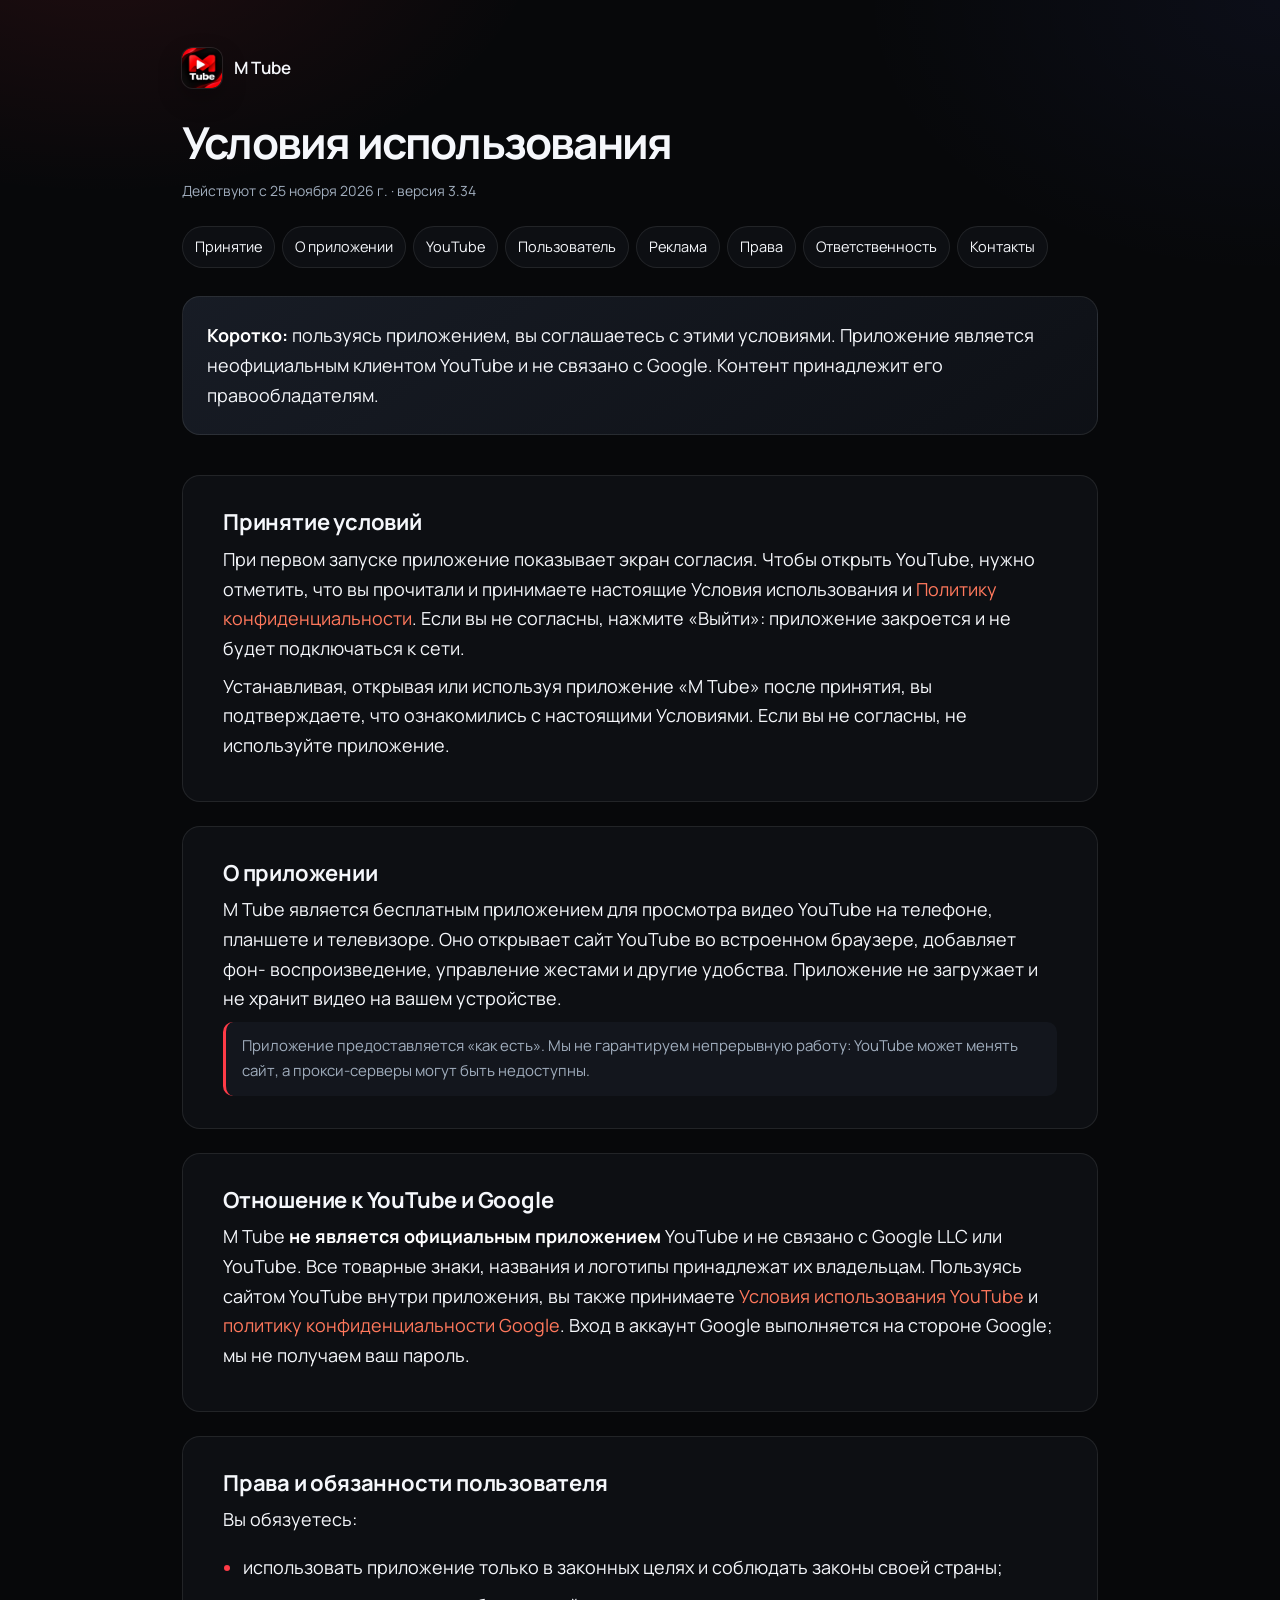
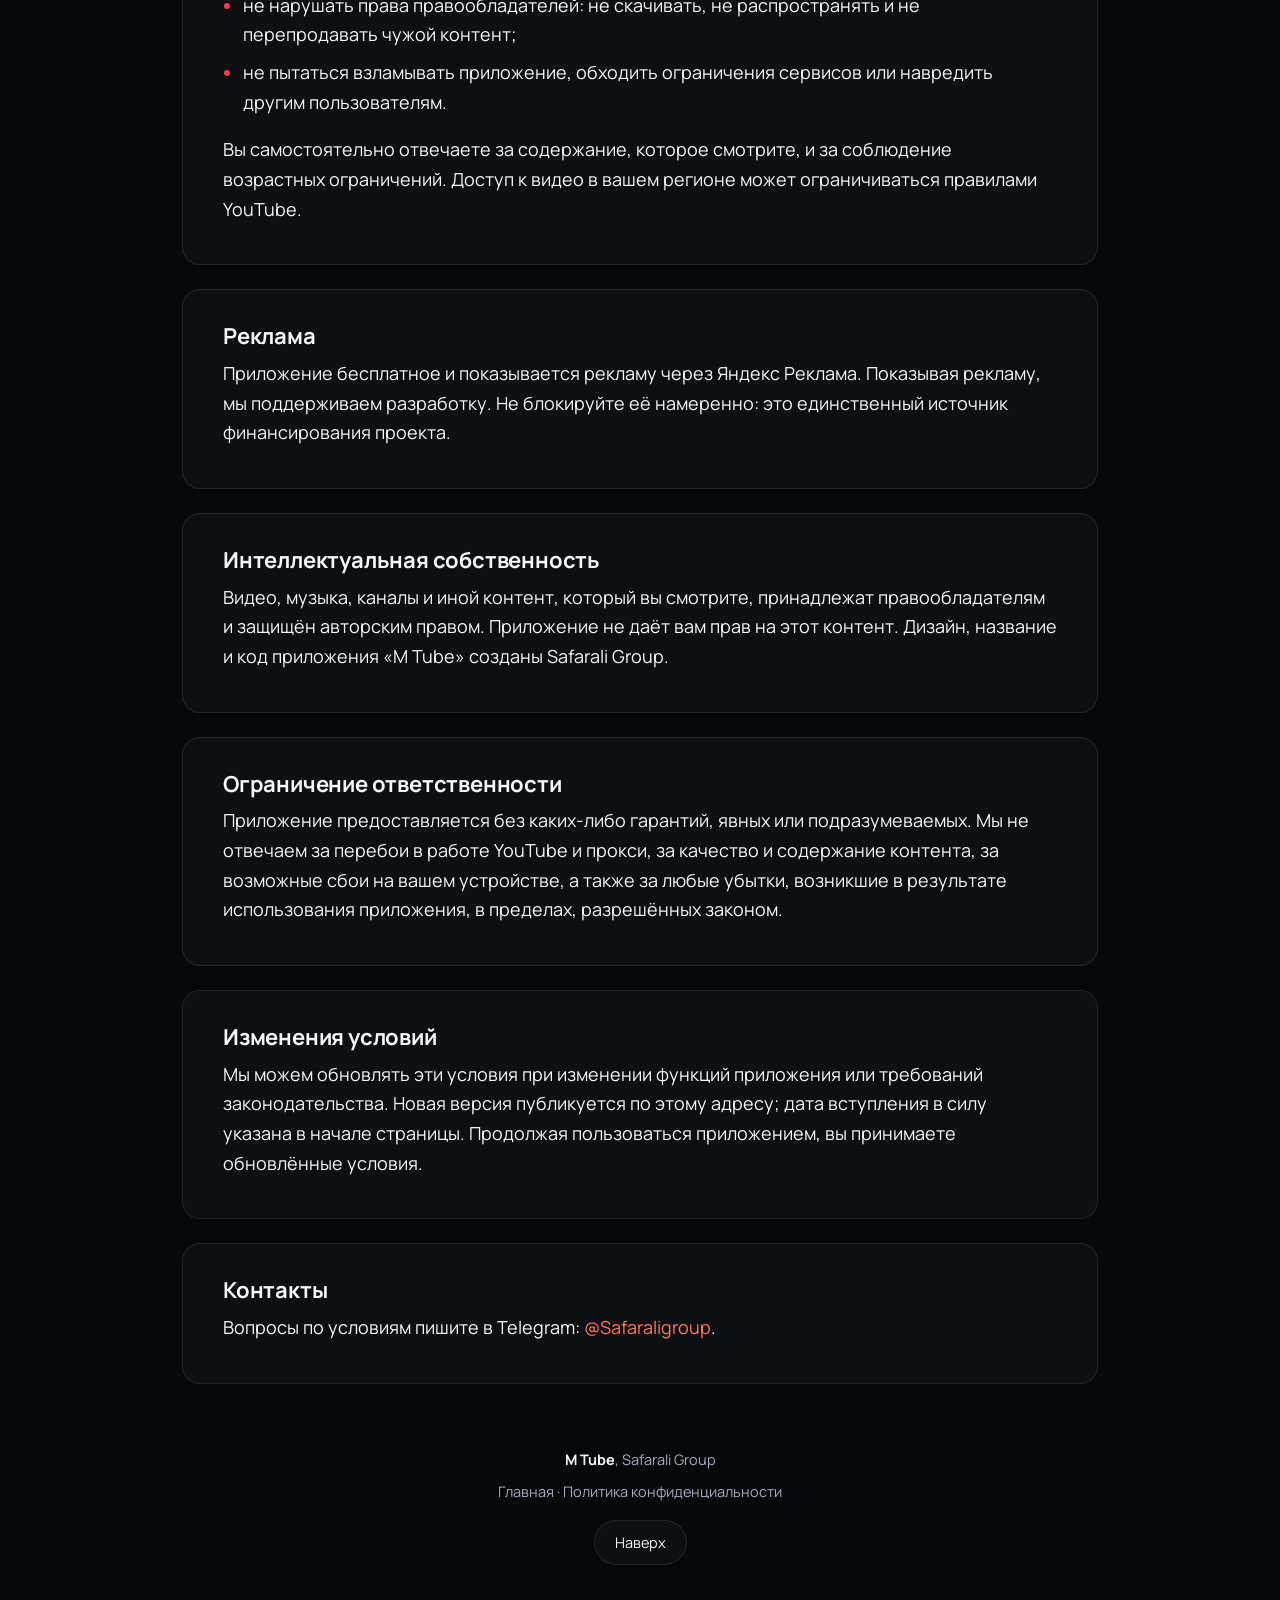
<file: terms.html>
<!DOCTYPE html>
<html lang="ru">
<head>
<meta charset="utf-8">
<meta name="viewport" content="width=device-width, initial-scale=1, viewport-fit=cover">
<meta name="theme-color" content="#0b0e11">
<meta name="color-scheme" content="dark">
<meta name="description" content="Условия использования приложения M Tube: правила пользования, права и обязанности, ограничение ответственности.">
<link rel="icon" href="assets/icon.png" type="image/png">
<title>Условия использования | M Tube</title>
<style>
  * { box-sizing: border-box; }
  :root {
    --bg: #0b0e11;
    --bg-soft: #12171d;
    --card: #151b22;
    --card-2: #1a212a;
    --stroke: #242e39;
    --text: #e8eef5;
    --muted: #93a6b8;
    --accent: #ff4d4f;
    --accent-2: #ff8a5c;
    --accent-soft: rgba(255, 77, 79, .12);
    --radius: 18px;
    --radius-sm: 12px;
    --max: 780px;
    --pad: 20px;
    --base: 16px;
  }
  html { scroll-behavior: smooth; }
  @media (prefers-reduced-motion: reduce) { html { scroll-behavior: auto; } }
  body {
    margin: 0;
    background: var(--bg);
    color: var(--text);
    font: var(--base)/1.65 -apple-system, BlinkMacSystemFont, "Segoe UI", Roboto, "Helvetica Neue", Arial, sans-serif;
    -webkit-font-smoothing: antialiased;
    text-rendering: optimizeLegibility;
  }
  a { color: var(--accent); text-decoration: none; }
  a:hover { text-decoration: underline; }
  a:focus-visible, button:focus-visible {
    outline: 3px solid var(--accent-2);
    outline-offset: 3px;
    border-radius: 6px;
  }

  .wrap { max-width: var(--max); margin: 0 auto; padding: 0 var(--pad); }

  /* ── Шапка ───────────────────────────────────────────── */
  header.hero { padding: 32px 0 8px; }
  .brand {
    display: inline-flex; align-items: center; gap: 12px;
    color: var(--text); text-decoration: none;
  }
  .brand:hover { text-decoration: none; }
  .logo {
    width: 40px; height: 40px; border-radius: 50%;
    display: grid; place-items: center;
    background: var(--accent);
    flex: none;
  }
  .logo svg { display: block; }
  .brand-name { font-weight: 600; letter-spacing: .2px; font-size: 17px; }
  h1 {
    font-size: clamp(28px, 6vw, 44px);
    line-height: 1.15;
    margin: 20px 0 8px;
    letter-spacing: -.5px;
  }
  .updated {
    margin-top: 12px;
    color: var(--muted); font-size: 14px;
  }

  /* ── Быстрая навигация ───────────────────────────────── */
  nav.toc {
    display: flex; gap: 8px; overflow-x: auto;
    padding: 16px 0 8px;
    scrollbar-width: none;
  }
  nav.toc::-webkit-scrollbar { display: none; }
  .chip {
    flex: none; padding: 8px 16px;
    background: var(--card); border: 1px solid var(--stroke);
    border-radius: 999px; color: var(--text);
    font-size: 14.5px; white-space: nowrap;
    transition: border-color .2s, background .2s, transform .15s;
  }
  .chip:hover { border-color: var(--accent); background: var(--accent-soft); text-decoration: none; }
  .chip:active { transform: scale(.97); }

  /* ── Карточка-итог ───────────────────────────────────── */
  .summary {
    margin: 20px 0 8px;
    padding: 20px;
    background: var(--card-2);
    border: 1px solid var(--stroke);
    border-radius: var(--radius);
  }
  .summary p { margin: 0; }

  /* ── Секции ──────────────────────────────────────────── */
  main { padding: 8px 0 40px; }
  section {
    margin-top: 20px;
    padding: 20px 24px;
    background: var(--card);
    border: 1px solid var(--stroke);
    border-radius: var(--radius);
  }
  section h2 {
    font-size: clamp(18px, 3vw, 22px);
    line-height: 1.3;
    margin: 0 0 8px;
    letter-spacing: -.2px;
  }
  section p, section li { margin: 8px 0; }
  section p:first-of-type { margin-top: 0; }
  ul { padding-left: 20px; }
  li::marker { color: var(--accent); }
  strong { color: #fff; font-weight: 700; }
  .note {
    padding: 12px 16px;
    background: var(--card-2);
    border-left: 3px solid var(--accent);
    border-radius: 10px;
    color: var(--muted);
    font-size: 15px;
  }
  .grid2 { display: grid; grid-template-columns: 1fr; gap: 12px; }
  .perm {
    padding: 16px;
    background: var(--card-2);
    border: 1px solid var(--stroke);
    border-radius: var(--radius-sm);
  }
  .perm b { display: block; margin-bottom: 4px; color: #fff; }
  .perm span { color: var(--muted); font-size: 15px; }

  /* ── Подвал ──────────────────────────────────────────── */
  footer {
    padding: 24px 0 48px;
    color: var(--muted); font-size: 14.5px;
    text-align: center;
  }
  footer .brand-inline { color: var(--text); font-weight: 700; }
  footer .links { margin: 8px 0 0; }
  footer .links a { color: var(--muted); }
  footer .links a:hover { color: var(--accent); }
  .to-top {
    display: inline-flex; align-items: center; gap: 8px;
    margin-top: 16px; padding: 10px 20px;
    background: var(--card); border: 1px solid var(--stroke);
    border-radius: 999px; color: var(--text); font-size: 14.5px;
  }
  .to-top:hover { border-color: var(--accent); background: var(--accent-soft); text-decoration: none; }

  /* ── Планшеты ────────────────────────────────────────── */
  @media (min-width: 700px) {
    :root { --max: 860px; --pad: 32px; --base: 17px; }
    .grid2 { grid-template-columns: 1fr 1fr; }
    section { padding: 24px 32px; }
    header.hero { padding-top: 48px; }
  }

  /* ── Ноутбуки и большие экраны ───────────────────────── */
  @media (min-width: 1100px) {
    :root { --max: 980px; --base: 18px; }
    section { margin-top: 24px; padding: 32px 40px; }
    .summary { padding: 24px; }
  }

  /* ── Телевизоры: читаемость с дивана ─────────────────── */
  @media (min-width: 1600px) {
    :root { --max: 1180px; --base: 22px; }
    header.hero { padding-top: 64px; }
    h1 { font-size: 56px; }
    .brand-name { font-size: 22px; }
    .logo { width: 48px; height: 48px; }
    .updated { font-size: 18px; }
    .chip { font-size: 19px; padding: 12px 24px; }
    section { padding: 40px 48px; border-radius: 24px; }
    section h2 { font-size: 28px; gap: 16px; }
    .note, .perm span { font-size: 19px; }
    .to-top { font-size: 19px; }
    footer { font-size: 18px; }
    a:focus-visible { outline-width: 5px; }
  }
</style>
<link rel="preload" href="assets/fonts/manrope-cyrillic.woff2" as="font" type="font/woff2" crossorigin>
<link rel="preload" href="assets/fonts/manrope-latin.woff2" as="font" type="font/woff2" crossorigin>
<link rel="stylesheet" href="assets/legal.css?v=58">
</head>
<body id="top">
<div class="wrap">

  <header class="hero">
    <a class="brand" href="./">
      <img class="logo" src="assets/icon.png" alt="" width="40" height="40">
      <span class="brand-name">M Tube</span>
    </a>

    <h1>Условия использования</h1>
    <div class="updated">Действуют с 25 ноября 2026 г. · версия 3.34</div>
  </header>

  <nav class="toc" aria-label="Разделы условий">
    <a class="chip" href="#accept">Принятие</a>
    <a class="chip" href="#about">О приложении</a>
    <a class="chip" href="#youtube">YouTube</a>
    <a class="chip" href="#user">Пользователь</a>
    <a class="chip" href="#ads">Реклама</a>
    <a class="chip" href="#ip">Права</a>
    <a class="chip" href="#liability">Ответственность</a>
    <a class="chip" href="#contacts">Контакты</a>
  </nav>

  <div class="summary">
    <p><strong>Коротко:</strong> пользуясь приложением, вы соглашаетесь с этими условиями.
    Приложение является неофициальным клиентом YouTube и не связано с Google. Контент принадлежит
    его правообладателям.</p>
  </div>

  <main>

    <section id="accept">
      <h2>Принятие условий</h2>
      <p>При первом запуске приложение показывает экран согласия. Чтобы открыть
      YouTube, нужно отметить, что вы прочитали и принимаете настоящие Условия
      использования и <a href="privacy.html">Политику конфиденциальности</a>.
      Если вы не согласны, нажмите «Выйти»: приложение закроется и не будет
      подключаться к сети.</p>
      <p>Устанавливая, открывая или используя приложение «M Tube» после принятия,
      вы подтверждаете, что ознакомились с настоящими Условиями. Если вы не
      согласны, не используйте приложение.</p>
    </section>

    <section id="about">
      <h2>О приложении</h2>
      <p>M Tube является бесплатным приложением для просмотра видео YouTube на телефоне, планшете
      и телевизоре. Оно открывает сайт YouTube во встроенном браузере, добавляет фон-
      воспроизведение, управление жестами и другие удобства. Приложение не загружает и
      не хранит видео на вашем устройстве.</p>
      <div class="note">Приложение предоставляется «как есть». Мы не гарантируем
      непрерывную работу: YouTube может менять сайт, а прокси-серверы могут быть недоступны.</div>
    </section>

    <section id="youtube">
      <h2>Отношение к YouTube и Google</h2>
      <p>M Tube <strong>не является официальным приложением</strong> YouTube и не связано
      с Google LLC или YouTube. Все товарные знаки, названия и логотипы принадлежат их
      владельцам. Пользуясь сайтом YouTube внутри приложения, вы также принимаете
      <a href="https://www.youtube.com/t/terms">Условия использования YouTube</a> и
      <a href="https://policies.google.com/privacy">политику конфиденциальности Google</a>.
      Вход в аккаунт Google выполняется на стороне Google; мы не получаем ваш пароль.</p>
    </section>

    <section id="user">
      <h2>Права и обязанности пользователя</h2>
      <p>Вы обязуетесь:</p>
      <ul>
        <li>использовать приложение только в законных целях и соблюдать законы своей страны;</li>
        <li>не нарушать права правообладателей: не скачивать, не распространять и не
        перепродавать чужой контент;</li>
        <li>не пытаться взламывать приложение, обходить ограничения сервисов или
        навредить другим пользователям.</li>
      </ul>
      <p>Вы самостоятельно отвечаете за содержание, которое смотрите, и за соблюдение
      возрастных ограничений. Доступ к видео в вашем регионе может ограничиваться
      правилами YouTube.</p>
    </section>

    <section id="ads">
      <h2>Реклама</h2>
      <p>Приложение бесплатное и показывается рекламу через Яндекс Реклама. Показывая
      рекламу, мы поддерживаем разработку. Не блокируйте её намеренно:
      это единственный источник финансирования проекта.</p>
    </section>

    <section id="ip">
      <h2>Интеллектуальная собственность</h2>
      <p>Видео, музыка, каналы и иной контент, который вы смотрите, принадлежат
      правообладателям и защищён авторским правом. Приложение не даёт вам прав на этот
      контент. Дизайн, название и код приложения «M Tube» созданы Safarali Group.</p>
    </section>

    <section id="liability">
      <h2>Ограничение ответственности</h2>
      <p>Приложение предоставляется без каких-либо гарантий, явных или подразумеваемых.
      Мы не отвечаем за перебои в работе YouTube и прокси, за качество и содержание
      контента, за возможные сбои на вашем устройстве, а также за любые убытки,
      возникшие в результате использования приложения, в пределах, разрешённых законом.</p>
    </section>

    <section>
      <h2>Изменения условий</h2>
      <p>Мы можем обновлять эти условия при изменении функций приложения или требований
      законодательства. Новая версия публикуется по этому адресу; дата вступления в силу
      указана в начале страницы. Продолжая пользоваться приложением, вы принимаете
      обновлённые условия.</p>
    </section>

    <section id="contacts">
      <h2>Контакты</h2>
      <p>Вопросы по условиям пишите в Telegram:
      <a href="https://t.me/Safaraligroup">@Safaraligroup</a>.</p>
    </section>

  </main>

  <footer>
    <div><span class="brand-inline">M Tube</span>, Safarali Group</div>
    <div class="links"><a href="./">Главная</a> · <a href="privacy.html">Политика конфиденциальности</a></div>
    <a class="to-top" href="#top">Наверх</a>
  </footer>

</div>
</body>
</html>
</file>
<file: assets/site.css>
@font-face {
  font-family: "Manrope";
  src: url("fonts/manrope-cyrillic.woff2") format("woff2");
  font-style: normal;
  font-weight: 400 800;
  font-display: swap;
  unicode-range: U+0301, U+0400-045F, U+0490-0491, U+04B0-04B1, U+2116;
}
@font-face {
  font-family: "Manrope";
  src: url("fonts/manrope-latin.woff2") format("woff2");
  font-style: normal;
  font-weight: 400 800;
  font-display: swap;
  unicode-range: U+0000-00FF, U+0131, U+0152-0153, U+02BB-02BC, U+02C6, U+02DA,
    U+02DC, U+2000-206F, U+20AC, U+2122, U+2191, U+2193, U+2212, U+2215,
    U+FEFF, U+FFFD;
}

:root {
  --bg: #07080a;
  --bg-soft: #0b0d11;
  --panel: #0f1217;
  --panel-2: #14181f;
  --panel-3: #1a1f27;
  --line: rgba(255, 255, 255, .075);
  --line-strong: rgba(255, 255, 255, .15);
  --text: #f5f7fb;
  --muted: #a0adbd;
  --muted-2: #7d899b;
  --red: #ff3b47;
  --red-2: #ff785c;
  --red-soft: rgba(255, 59, 71, .12);
  --green: #55e39b;
  --green-soft: rgba(85, 227, 155, .12);
  --radius: 26px;
  --radius-sm: 16px;
  --max: 1180px;
  --pad: 24px;
  --shadow: 0 34px 100px rgba(0, 0, 0, .48);
}

* { box-sizing: border-box; }
html { scroll-behavior: smooth; }
body {
  margin: 0;
  min-height: 100vh;
  overflow-x: hidden;
  background: var(--bg);
  color: var(--text);
  font: 16px/1.65 Manrope, -apple-system, BlinkMacSystemFont, "Segoe UI", Roboto, sans-serif;
  -webkit-font-smoothing: antialiased;
  text-rendering: optimizeLegibility;
}
body::before {
  content: "";
  position: fixed;
  inset: 0;
  z-index: -2;
  pointer-events: none;
  background:
    radial-gradient(900px 620px at 10% -10%, rgba(255, 59, 71, .13), transparent 55%),
    radial-gradient(780px 520px at 95% 5%, rgba(92, 113, 255, .075), transparent 60%),
    radial-gradient(700px 520px at 50% 100%, rgba(255, 120, 92, .055), transparent 60%),
    linear-gradient(180deg, #08090b 0%, #07080a 55%, #090b0e 100%);
}
body::after {
  content: "";
  position: fixed;
  inset: 0;
  z-index: -1;
  pointer-events: none;
  opacity: .22;
  background-image:
    linear-gradient(rgba(255, 255, 255, .035) 1px, transparent 1px),
    linear-gradient(90deg, rgba(255, 255, 255, .035) 1px, transparent 1px);
  background-size: 64px 64px;
  mask-image: linear-gradient(180deg, rgba(0, 0, 0, .8), transparent 55%);
  -webkit-mask-image: linear-gradient(180deg, rgba(0, 0, 0, .8), transparent 55%);
}
::selection { background: rgba(255, 59, 71, .32); color: #fff; }
a { color: var(--red-2); text-decoration: none; }
a:hover { text-decoration: underline; }
a:focus-visible, button:focus-visible {
  outline: 3px solid var(--red-2);
  outline-offset: 4px;
  border-radius: 10px;
}
img { max-width: 100%; }
svg { display: block; }
.shell { width: 100%; max-width: var(--max); margin: 0 auto; padding: 0 var(--pad); }
.skip {
  position: absolute; left: -9999px; top: 0;
  z-index: 100; padding: 12px 18px;
  background: var(--red); color: #fff; border-radius: 0 0 10px 0;
}
.skip:focus { left: 0; }

.site-header {
  position: sticky; top: 0; z-index: 60;
  border-bottom: 1px solid rgba(255, 255, 255, .055);
  background: rgba(7, 8, 10, .72);
  -webkit-backdrop-filter: blur(22px) saturate(145%);
  backdrop-filter: blur(22px) saturate(145%);
}
.header-inner {
  min-height: 76px;
  display: flex; align-items: center; justify-content: space-between;
  gap: 28px;
}
.brand { display: inline-flex; align-items: center; gap: 11px; color: var(--text); flex: none; }
.brand:hover { text-decoration: none; }
.brand img {
  width: 38px; height: 38px; border-radius: 12px;
  background: #000;
  box-shadow: 0 0 0 1px rgba(255, 255, 255, .1), 0 10px 24px rgba(0, 0, 0, .32);
}
.brand-word { font-size: 16px; font-weight: 800; letter-spacing: -.25px; white-space: nowrap; }
.brand-word span { color: var(--muted); font-weight: 500; }
.site-nav { display: flex; align-items: center; gap: 25px; }
.site-nav a {
  color: var(--muted); font-size: 13.5px; font-weight: 600;
  transition: color .2s;
}
.site-nav a:hover { color: var(--text); text-decoration: none; }
.nav-cta {
  display: inline-flex; align-items: center; gap: 8px;
  min-height: 40px; padding: 0 15px;
  border-radius: 999px;
  background: var(--text); color: #090a0c !important;
  font-size: 13px !important; font-weight: 800 !important;
  transition: transform .2s, background .2s;
}
.nav-cta:hover { background: #fff; transform: translateY(-1px); }
.nav-cta svg { width: 14px; height: 14px; }

.btn {
  display: inline-flex; align-items: center; justify-content: center; gap: 10px;
  min-height: 54px; padding: 0 22px;
  border: 1px solid transparent; border-radius: 15px;
  font: inherit; font-size: 15px; font-weight: 800;
  cursor: pointer; color: #fff; background: var(--red);
  transition: transform .2s, box-shadow .2s, background .2s, border-color .2s;
}
.btn:hover { text-decoration: none; transform: translateY(-2px); }
.btn.primary { box-shadow: 0 16px 42px rgba(255, 59, 71, .2); }
.btn.primary:hover { background: #ff4d58; box-shadow: 0 20px 52px rgba(255, 59, 71, .28); }
.btn.ghost {
  background: rgba(255, 255, 255, .035);
  border-color: var(--line-strong);
  color: var(--text);
}
.btn.ghost:hover { background: rgba(255, 255, 255, .07); border-color: rgba(255, 255, 255, .24); }
.btn svg { width: 17px; height: 17px; flex: none; }
.btn small { font-weight: 600; opacity: .7; font-size: 12px; margin-left: -2px; }

.hero { position: relative; padding: clamp(58px, 8vw, 104px) 0 clamp(46px, 7vw, 84px); }
section[id] { scroll-margin-top: 94px; }
.hero-grid {
  display: grid;
  grid-template-columns: minmax(0, 1.02fr) minmax(0, .98fr);
  gap: clamp(38px, 6vw, 76px);
  align-items: center;
}
.eyebrow {
  display: inline-flex; align-items: center; gap: 10px;
  margin: 0 0 23px;
  color: var(--muted);
  font-size: 12px; font-weight: 700; letter-spacing: .7px;
  text-transform: uppercase;
}
.status-dot {
  width: 7px; height: 7px; border-radius: 50%;
  background: var(--green);
  box-shadow: 0 0 0 5px rgba(85, 227, 155, .08), 0 0 18px rgba(85, 227, 155, .5);
  animation: pulse 2.8s ease-in-out infinite;
}
.eyebrow .slash { color: var(--muted-2); font-weight: 500; }
h1 {
  margin: 0;
  font-size: clamp(48px, 7.6vw, 90px);
  line-height: .98;
  letter-spacing: -3.5px;
  font-weight: 800;
  text-wrap: balance;
}
.grad {
  background: linear-gradient(100deg, #ff3b47 8%, #ff785c 52%, #ffb36b 100%);
  -webkit-background-clip: text; background-clip: text;
  -webkit-text-fill-color: transparent;
}
.lede {
  max-width: 540px;
  margin: 26px 0 0;
  color: var(--muted);
  font-size: clamp(16px, 1.5vw, 18.5px);
  line-height: 1.7;
}
.hero-actions { display: flex; flex-wrap: wrap; gap: 11px; margin-top: 30px; }
.hero-proof {
  display: flex; flex-wrap: wrap; align-items: center; gap: 13px 20px;
  margin-top: 27px; padding: 0; list-style: none;
  color: var(--muted-2); font-size: 12.5px; font-weight: 600;
}
.hero-proof li { display: inline-flex; align-items: center; gap: 7px; }
.hero-proof li + li::before {
  content: ""; width: 1px; height: 14px; margin-right: 5px;
  background: var(--line-strong);
}
.hero-proof svg { width: 14px; height: 14px; color: var(--green); }

.hero-visual { position: relative; min-width: 0; }
.device-wrap {
  position: relative;
  padding: 20px 24px;
  perspective: 1500px;
}
.device-wrap::before {
  content: "";
  position: absolute; inset: 8% 4% 4%;
  border-radius: 50%;
  background: radial-gradient(ellipse, rgba(255, 59, 71, .22), transparent 66%);
  filter: blur(46px);
  z-index: -1;
}
.device {
  position: relative;
  border-radius: 30px;
  padding: 7px;
  background: linear-gradient(145deg, rgba(255, 255, 255, .22), rgba(255, 255, 255, .04) 38%, rgba(255, 59, 71, .2));
  box-shadow: var(--shadow), 0 0 0 1px rgba(255, 255, 255, .04) inset;
  transform: rotateY(-5deg) rotateX(2deg);
  transform-style: preserve-3d;
  transition: transform .6s cubic-bezier(.2, .8, .2, 1);
}
.device:hover { transform: rotateY(-1deg) rotateX(0) translateY(-4px); }
.device-inner {
  position: relative;
  overflow: hidden;
  border-radius: 24px;
  padding: 15px;
  background:
    radial-gradient(520px 260px at 85% -10%, rgba(255, 59, 71, .14), transparent 64%),
    linear-gradient(180deg, #14181f, #0b0d11 80%);
  border: 1px solid rgba(255, 255, 255, .06);
}
.device-bar { display: flex; align-items: center; gap: 10px; padding: 2px 2px 13px; }
.device-bar img { width: 30px; height: 30px; border-radius: 9px; background: #000; }
.device-bar b { font-size: 12.5px; letter-spacing: -.1px; }
.device-bar span { display: block; color: var(--muted-2); font-size: 9.5px; line-height: 1.3; }
.device-bar .live {
  margin-left: auto; padding: 4px 8px; border-radius: 999px;
  color: var(--green); background: var(--green-soft);
  border: 1px solid rgba(85, 227, 155, .2);
  font-size: 8.5px; font-weight: 800; letter-spacing: .8px;
}
.player {
  position: relative;
  overflow: hidden;
  aspect-ratio: 16 / 9.5;
  border-radius: 16px;
  background:
    radial-gradient(85% 100% at 22% 5%, rgba(255, 120, 92, .28), transparent 53%),
    radial-gradient(80% 80% at 100% 100%, rgba(92, 113, 255, .18), transparent 58%),
    linear-gradient(145deg, #28303c, #0c1015 75%);
  border: 1px solid rgba(255, 255, 255, .07);
}
.player::before {
  content: "";
  position: absolute; inset: 0;
  background-image:
    linear-gradient(115deg, transparent 18%, rgba(255, 255, 255, .06) 35%, transparent 50%),
    radial-gradient(circle at 72% 32%, rgba(255, 255, 255, .1) 0 1px, transparent 2px);
  background-size: auto, 17px 17px;
  opacity: .75;
}
.player-button {
  position: absolute; left: 50%; top: 46%; transform: translate(-50%, -50%);
  width: 55px; height: 55px; border-radius: 50%;
  display: grid; place-items: center;
  color: #fff; background: rgba(255, 255, 255, .14);
  border: 1px solid rgba(255, 255, 255, .28);
  -webkit-backdrop-filter: blur(9px); backdrop-filter: blur(9px);
  box-shadow: 0 12px 30px rgba(0, 0, 0, .24);
}
.player-button svg { width: 18px; height: 18px; margin-left: 3px; }
.player-caption { position: absolute; left: 14px; bottom: 15px; z-index: 1; }
.player-caption b { display: block; font-size: 11.5px; }
.player-caption span { display: block; color: var(--muted); font-size: 9.5px; }
.player-time {
  position: absolute; right: 12px; bottom: 16px; z-index: 1;
  padding: 3px 7px; border-radius: 6px;
  background: rgba(0, 0, 0, .48); color: #fff;
  font-size: 8.5px; font-weight: 700;
}
.progress { position: absolute; left: 12px; right: 12px; bottom: 7px; height: 3px; border-radius: 99px; background: rgba(255, 255, 255, .15); }
.progress span { display: block; width: 67%; height: 100%; border-radius: inherit; background: var(--red); }
.server-card {
  margin-top: 11px; padding: 13px 13px 12px;
  border-radius: 13px;
  background: rgba(255, 255, 255, .035);
  border: 1px solid rgba(255, 255, 255, .075);
}
.server-head { display: flex; align-items: center; gap: 7px; color: var(--muted); font-size: 9.5px; }
.server-head .dot { width: 6px; height: 6px; border-radius: 50%; background: var(--green); box-shadow: 0 0 10px rgba(85, 227, 155, .65); }
.server-head .latency { margin-left: auto; color: var(--green); font-weight: 800; }
.server-row { display: flex; align-items: center; gap: 8px; margin-top: 9px; font-size: 10.5px; }
.server-row b { font-size: 12px; }
.server-row .ok { margin-left: auto; color: var(--green); font-size: 9.5px; font-weight: 800; }
.signal { display: flex; align-items: end; gap: 3px; height: 25px; margin-top: 9px; }
.signal i {
  display: block; width: 100%; border-radius: 3px 3px 1px 1px;
  background: linear-gradient(180deg, rgba(255, 120, 92, .9), rgba(255, 59, 71, .28));
  animation: bars 2.6s ease-in-out infinite alternate;
}
.signal i:nth-child(1) { height: 35%; animation-delay: -.2s; }
.signal i:nth-child(2) { height: 55%; animation-delay: -.8s; }
.signal i:nth-child(3) { height: 42%; animation-delay: -.4s; }
.signal i:nth-child(4) { height: 78%; animation-delay: -1.1s; }
.signal i:nth-child(5) { height: 64%; animation-delay: -.7s; }
.signal i:nth-child(6) { height: 92%; animation-delay: -.1s; }
.signal i:nth-child(7) { height: 73%; animation-delay: -1.3s; }
.signal i:nth-child(8) { height: 100%; animation-delay: -.5s; }
.socks-row {
  display: flex; align-items: center; gap: 9px;
  margin-top: 11px; padding: 11px 12px;
  border-radius: 13px;
  background: rgba(255, 255, 255, .035);
  border: 1px solid rgba(255, 255, 255, .075);
  font-size: 10px; color: var(--muted);
}
.socks-row div { display: flex; flex-direction: column; gap: 1px; min-width: 0; }
.socks-row strong { color: var(--text); font-size: 10.5px; }
.socks-row div span { color: var(--muted-2); font-size: 8.5px; }
.switch-mini {
  position: relative; display: block; width: 35px; height: 20px; margin-left: auto; flex: none;
  border-radius: 999px; background: var(--red);
  box-shadow: 0 0 16px rgba(255, 59, 71, .32);
}
.switch-mini::after {
  content: ""; position: absolute; right: 3px; top: 3px;
  width: 14px; height: 14px; border-radius: 50%;
  background: #fff; box-shadow: 0 2px 5px rgba(0, 0, 0, .25);
}
.badge-float {
  position: absolute; z-index: 2;
  display: inline-flex; align-items: center; gap: 7px;
  padding: 8px 11px; border-radius: 10px;
  background: rgba(16, 19, 24, .82);
  border: 1px solid var(--line-strong);
  box-shadow: 0 12px 30px rgba(0, 0, 0, .28);
  -webkit-backdrop-filter: blur(14px); backdrop-filter: blur(14px);
  color: var(--text); font-size: 10px; font-weight: 700;
  white-space: nowrap;
}
.badge-float svg { width: 13px; height: 13px; color: var(--red-2); }
.badge-pip { right: -9px; top: 25%; }
.badge-resume { left: -17px; bottom: 19%; }

.section { padding: clamp(58px, 8vw, 100px) 0; }
.section-line { border-top: 1px solid var(--line); }
.section-head { max-width: 690px; margin-bottom: 32px; }
.kicker {
  display: flex; align-items: center; gap: 10px;
  margin: 0 0 13px;
  color: var(--red-2);
  font-size: 11px; font-weight: 800; letter-spacing: 1.7px;
  text-transform: uppercase;
}
.kicker::before { content: ""; width: 24px; height: 1px; background: var(--red); }
h2 {
  margin: 0;
  font-size: clamp(32px, 4.6vw, 48px);
  line-height: 1.08;
  letter-spacing: -1.8px;
  font-weight: 800;
  text-wrap: balance;
}
.section-head p { max-width: 590px; margin: 15px 0 0; color: var(--muted); font-size: 16px; }

.bento { display: grid; grid-template-columns: repeat(12, minmax(0, 1fr)); gap: 13px; }
.card {
  position: relative;
  overflow: hidden;
  min-height: 238px;
  padding: 26px;
  border: 1px solid var(--line);
  border-radius: var(--radius);
  background: linear-gradient(145deg, rgba(20, 24, 31, .92), rgba(12, 15, 19, .94));
  box-shadow: 0 1px 0 rgba(255, 255, 255, .03) inset;
  transition: border-color .25s, transform .25s, background .25s;
}
.card::before {
  content: "";
  position: absolute; inset: -1px;
  pointer-events: none;
  background: radial-gradient(470px 260px at 100% 0%, rgba(255, 59, 71, .13), transparent 64%);
  opacity: 0;
  transition: opacity .35s;
}
.card:hover { border-color: rgba(255, 255, 255, .15); transform: translateY(-2px); }
.card:hover::before { opacity: 1; }
.card > * { position: relative; z-index: 1; }
.span-7 { grid-column: span 7; }
.span-5 { grid-column: span 5; }
.span-4 { grid-column: span 4; }
.span-12 { grid-column: span 12; }
.card-kicker {
  color: var(--muted-2);
  font-size: 10px; font-weight: 800; letter-spacing: 1.35px;
  text-transform: uppercase;
}
.card h3 { margin: 9px 0 7px; font-size: 22px; letter-spacing: -.65px; }
.card p { max-width: 500px; margin: 0; color: var(--muted); font-size: 13.5px; line-height: 1.6; }
.card-icon {
  width: 44px; height: 44px; margin-bottom: 18px;
  display: grid; place-items: center;
  border-radius: 13px;
  color: var(--red-2);
  background: linear-gradient(145deg, rgba(255, 59, 71, .16), rgba(255, 59, 71, .04));
  border: 1px solid rgba(255, 59, 71, .18);
}
.card-icon svg { width: 20px; height: 20px; }

.card-socks { min-height: 264px; }
.toggle-demo {
  display: flex; align-items: center; gap: 12px;
  margin-top: 24px; padding: 13px 15px;
  border-radius: 14px;
  background: rgba(255, 255, 255, .035);
  border: 1px solid rgba(255, 255, 255, .08);
}
.toggle-demo span { font-size: 12px; color: var(--muted); }
.toggle-demo strong { display: block; color: var(--text); font-size: 12.5px; }
.toggle-demo .switch { position: relative; display: block; width: 40px; height: 23px; margin-left: 0; border-radius: 99px; background: var(--red); box-shadow: 0 0 18px rgba(255, 59, 71, .25); }
.toggle-demo .switch::after { content: ""; position: absolute; right: 3px; top: 3px; width: 17px; height: 17px; border-radius: 50%; background: #fff; }
.toggle-demo .on { margin-left: auto; color: var(--green); font-size: 10px; font-weight: 800; letter-spacing: .8px; }

.speed-demo { display: flex; align-items: end; gap: 6px; margin-top: 22px; }
.speed-demo b { font-size: 56px; line-height: .85; letter-spacing: -3px; }
.speed-demo span { color: var(--muted); font-size: 13px; padding-bottom: 5px; }
.speed-demo .signal { height: 32px; margin: 0 0 6px auto; max-width: 112px; flex: 1; }
.speed-meta { display: flex; gap: 16px; margin-top: 17px; color: var(--muted-2); font-size: 10.5px; }
.speed-meta b { color: var(--green); }

.pip-demo {
  position: relative; height: 88px; margin-top: 20px;
  padding: 12px;
  border-radius: 12px;
  background: rgba(255, 255, 255, .025);
  border: 1px solid rgba(255, 255, 255, .06);
  overflow: hidden;
}
.pip-line { height: 6px; margin-bottom: 8px; border-radius: 99px; background: rgba(255, 255, 255, .08); }
.pip-line:nth-child(1) { width: 58%; }
.pip-line:nth-child(2) { width: 82%; }
.pip-line:nth-child(3) { width: 43%; }
.pip-window {
  position: absolute; right: 9px; bottom: 9px;
  width: 74px; height: 44px; border-radius: 8px;
  display: grid; place-items: center;
  background: linear-gradient(145deg, #38404e, #12161c);
  border: 1px solid rgba(255, 255, 255, .18);
  box-shadow: 0 8px 20px rgba(0, 0, 0, .35);
}
.pip-window svg { width: 14px; height: 14px; }

.resume-demo { margin-top: 24px; }
.resume-bar { height: 7px; border-radius: 99px; background: rgba(255, 255, 255, .09); overflow: hidden; }
.resume-bar span { display: block; width: 67%; height: 100%; border-radius: inherit; background: linear-gradient(90deg, var(--red), var(--red-2)); }
.resume-meta { display: flex; justify-content: space-between; margin-top: 10px; color: var(--muted-2); font-size: 10.5px; }
.resume-meta b { color: var(--text); }

.code-demo {
  margin-top: 21px; padding: 12px 13px;
  border-radius: 10px;
  background: #090b0e;
  border: 1px solid rgba(255, 255, 255, .08);
  color: #d6deea;
  font: 11px/1.5 "SFMono-Regular", Consolas, "Liberation Mono", monospace;
  overflow: hidden; white-space: nowrap; text-overflow: ellipsis;
}
.code-demo span { color: var(--red-2); }
.code-demo em { color: var(--muted-2); font-style: normal; }

.diag-demo {
  display: grid; grid-template-columns: 1fr 1fr; gap: 8px 24px;
  margin-top: 20px; padding-top: 18px;
  border-top: 1px solid var(--line);
}
.diag-line { display: flex; justify-content: space-between; gap: 14px; color: var(--muted-2); font-size: 10.5px; }
.diag-line b { color: var(--muted); font-weight: 600; }
.diag-line .ok { color: var(--green); }
.diag-wide { grid-column: span 2; }

.consent-layout {
  display: grid;
  grid-template-columns: .85fr 1.15fr;
  gap: clamp(36px, 6vw, 74px);
  align-items: center;
}
.consent-copy p { max-width: 440px; margin: 16px 0 0; color: var(--muted); font-size: 15px; }
.consent-points { display: grid; gap: 12px; margin: 24px 0 0; padding: 0; list-style: none; }
.consent-points li { display: flex; gap: 10px; color: var(--muted); font-size: 13.5px; }
.consent-points svg { width: 17px; height: 17px; margin-top: 2px; color: var(--green); flex: none; }
.consent-links { display: flex; flex-wrap: wrap; gap: 10px; margin-top: 26px; }
.consent-links a {
  display: inline-flex; align-items: center; gap: 7px;
  padding: 9px 12px; border-radius: 10px;
  border: 1px solid var(--line-strong);
  background: rgba(255, 255, 255, .035);
  color: var(--text); font-size: 12.5px; font-weight: 700;
}
.consent-links a:hover { background: rgba(255, 255, 255, .07); text-decoration: none; }
.consent-links svg { width: 13px; height: 13px; color: var(--red-2); }
.consent-card {
  position: relative;
  max-width: 480px;
  margin-left: auto;
  padding: 30px;
  border-radius: 28px;
  border: 1px solid rgba(255, 255, 255, .12);
  background:
    radial-gradient(420px 250px at 100% 0%, rgba(255, 59, 71, .16), transparent 60%),
    linear-gradient(155deg, rgba(24, 29, 37, .98), rgba(12, 15, 19, .98));
  box-shadow: var(--shadow);
}
.consent-card::before {
  content: "";
  position: absolute; inset: 0;
  border-radius: inherit;
  pointer-events: none;
  background: linear-gradient(135deg, rgba(255, 255, 255, .1), transparent 34%);
  mask: linear-gradient(#000, #000) content-box, linear-gradient(#000, #000);
  -webkit-mask: linear-gradient(#000, #000) content-box, linear-gradient(#000, #000);
  -webkit-mask-composite: xor; mask-composite: exclude;
  padding: 1px;
}
.consent-shield {
  width: 54px; height: 54px; display: grid; place-items: center;
  border-radius: 16px; color: var(--red-2);
  background: var(--red-soft);
  border: 1px solid rgba(255, 59, 71, .22);
}
.consent-shield svg { width: 25px; height: 25px; }
.consent-card h3 { margin: 20px 0 7px; font-size: 25px; letter-spacing: -.8px; }
.consent-card > p { margin: 0; color: var(--muted); font-size: 13px; }
.doc-list { display: grid; gap: 8px; margin-top: 19px; }
.doc-row {
  display: flex; align-items: center; gap: 10px;
  padding: 11px 12px; border-radius: 10px;
  border: 1px solid var(--line);
  background: rgba(255, 255, 255, .025);
  color: var(--text); font-size: 11.5px; font-weight: 600;
}
.doc-row:hover { text-decoration: none; border-color: var(--line-strong); background: rgba(255, 255, 255, .05); }
.doc-row svg { width: 14px; height: 14px; color: var(--muted-2); flex: none; }
.doc-row .arrow { margin-left: auto; color: var(--muted); }
.check-demo {
  display: flex; gap: 10px; align-items: flex-start;
  margin-top: 17px; color: var(--muted); font-size: 10.5px; line-height: 1.5;
}
.fake-check {
  width: 18px; height: 18px; border-radius: 5px;
  display: grid; place-items: center; flex: none;
  color: #fff; background: var(--red);
  font-size: 11px; font-weight: 900;
}
.consent-btn {
  display: flex; align-items: center; justify-content: center;
  height: 44px; margin-top: 15px;
  border-radius: 11px;
  background: var(--red); color: #fff;
  font-size: 12px; font-weight: 800;
  box-shadow: 0 12px 26px rgba(255, 59, 71, .18);
}
.consent-note { display: block; margin-top: 10px; color: var(--muted-2); font-size: 9.5px; text-align: center; }

.steps {
  display: grid; grid-template-columns: repeat(3, 1fr); gap: 13px;
  margin-top: 8px;
}
.step {
  padding: 24px;
  border-radius: var(--radius-sm);
  border: 1px solid var(--line);
  background: rgba(15, 18, 23, .72);
}
.step-num {
  display: inline-flex; align-items: center; justify-content: center;
  width: 30px; height: 30px; margin-bottom: 18px;
  border-radius: 50%;
  color: var(--red-2); background: var(--red-soft);
  border: 1px solid rgba(255, 59, 71, .2);
  font-size: 11px; font-weight: 800;
}
.step h3 { margin: 0 0 7px; font-size: 17px; letter-spacing: -.3px; }
.step p { margin: 0; color: var(--muted); font-size: 12.5px; }
.step p b { color: var(--text); font-weight: 700; }

.data-layout { display: grid; grid-template-columns: .95fr 1.05fr; gap: 48px; align-items: start; }
.data-copy p { color: var(--muted); font-size: 15px; }
.data-tags { display: flex; flex-wrap: wrap; gap: 8px; margin-top: 22px; }
.tag {
  padding: 7px 10px; border-radius: 8px;
  border: 1px solid var(--line);
  background: rgba(255, 255, 255, .03);
  color: var(--muted); font-size: 11px; font-weight: 700;
}
.tag.green { color: var(--green); border-color: rgba(85, 227, 155, .18); background: var(--green-soft); }
.data-grid { display: grid; grid-template-columns: 1fr 1fr; gap: 11px; }
.data-item {
  padding: 18px;
  border-radius: 15px;
  border: 1px solid var(--line);
  background: rgba(15, 18, 23, .6);
}
.data-item svg { width: 18px; height: 18px; margin-bottom: 12px; color: var(--red-2); }
.data-item b { display: block; font-size: 12.5px; margin-bottom: 3px; }
.data-item span { display: block; color: var(--muted); font-size: 11.5px; line-height: 1.5; }

.faq { display: grid; gap: 9px; max-width: 860px; }
details {
  border: 1px solid var(--line);
  border-radius: 14px;
  background: rgba(15, 18, 23, .66);
  transition: border-color .2s, background .2s;
}
details:hover { border-color: var(--line-strong); background: rgba(20, 24, 31, .72); }
summary {
  display: flex; align-items: center; gap: 14px;
  padding: 18px 20px;
  cursor: pointer;
  list-style: none;
  font-size: 14px; font-weight: 700;
}
summary::-webkit-details-marker { display: none; }
summary:focus-visible { outline: 3px solid var(--red-2); outline-offset: 3px; border-radius: 15px; }
summary::after {
  content: "+"; margin-left: auto;
  color: var(--red-2); font-size: 19px; font-weight: 400; line-height: 1;
  transition: transform .2s;
}
details[open] summary::after { transform: rotate(45deg); }
details[open] summary { color: #fff; }
details p { margin: 0; padding: 0 20px 19px; color: var(--muted); font-size: 13px; line-height: 1.65; }

.final-cta {
  position: relative;
  overflow: hidden;
  margin: 20px 0 0;
  padding: clamp(48px, 7vw, 80px) 24px;
  text-align: center;
  border-top: 1px solid var(--line);
  border-bottom: 1px solid var(--line);
  background:
    radial-gradient(620px 300px at 50% 0%, rgba(255, 59, 71, .15), transparent 70%),
    rgba(10, 12, 15, .5);
}
.final-cta h2 { max-width: 650px; margin: 0 auto; }
.final-cta p { max-width: 520px; margin: 14px auto 0; color: var(--muted); font-size: 15px; }
.final-cta .btn { margin-top: 27px; }
.final-meta { display: flex; align-items: center; justify-content: center; flex-wrap: wrap; gap: 8px 16px; margin-top: 16px; color: var(--muted-2); font-size: 11.5px; }
.final-meta span { display: inline-flex; align-items: center; gap: 6px; }
.final-meta svg { width: 13px; height: 13px; color: var(--green); }

.site-footer { padding: 46px 0 56px; }
.footer-top { display: flex; justify-content: space-between; gap: 28px; align-items: flex-start; }
.footer-brand { display: flex; align-items: center; gap: 11px; }
.footer-brand img { width: 33px; height: 33px; border-radius: 10px; background: #000; }
.footer-brand b { font-size: 14.5px; letter-spacing: -.2px; }
.footer-brand span { display: block; color: var(--muted-2); font-size: 10px; }
.footer-cols { display: flex; gap: 48px; }
.footer-col b { display: block; margin-bottom: 10px; color: var(--muted); font-size: 10px; letter-spacing: 1.2px; text-transform: uppercase; }
.footer-col a { display: block; margin: 7px 0; color: var(--muted-2); font-size: 12px; }
.footer-col a:hover { color: var(--text); text-decoration: none; }
.footer-note { margin: 18px 0 0; max-width: 330px; border: 0; padding: 0; color: var(--muted-2); font-size: 10.5px; line-height: 1.55; }
.footer-bottom {
  display: flex; justify-content: space-between; gap: 22px;
  margin-top: 38px; padding-top: 18px;
  border-top: 1px solid var(--line);
  color: var(--muted-2); font-size: 10.5px;
}
.footer-bottom p { max-width: 660px; margin: 0; line-height: 1.55; }
.footer-version { white-space: nowrap; color: var(--muted); }

@keyframes pulse {
  0%, 100% { opacity: 1; transform: scale(1); }
  50% { opacity: .65; transform: scale(.86); }
}
@keyframes bars {
  from { transform: scaleY(.72); opacity: .7; }
  to { transform: scaleY(1); opacity: 1; }
}
@keyframes rise {
  from { opacity: 0; transform: translateY(14px); }
  to { opacity: 1; transform: translateY(0); }
}
.hero-copy > * { animation: rise .7s cubic-bezier(.2, .8, .2, 1) both; }
.hero-copy > *:nth-child(1) { animation-delay: .04s; }
.hero-copy > *:nth-child(2) { animation-delay: .1s; }
.hero-copy > *:nth-child(3) { animation-delay: .16s; }
.hero-copy > *:nth-child(4) { animation-delay: .22s; }
.hero-copy > *:nth-child(5) { animation-delay: .28s; }
.hero-visual { animation: rise .8s .18s cubic-bezier(.2, .8, .2, 1) both; }

@media (max-width: 1020px) {
  .hero-grid { grid-template-columns: 1fr; gap: 42px; }
  .hero-copy { max-width: 720px; }
  .hero-visual { max-width: 560px; width: 100%; margin: 0 auto; }
  .device { transform: none; }
  .device:hover { transform: translateY(-3px); }
  .badge-pip { right: 0; }
  .badge-resume { left: 0; }
  .consent-layout, .data-layout { grid-template-columns: 1fr; gap: 32px; }
  .consent-card { margin-left: 0; max-width: 560px; }
  .bento { grid-template-columns: repeat(2, minmax(0, 1fr)); }
  .span-7, .span-5, .span-4, .span-12 { grid-column: span 1; }
  .span-12 { grid-column: span 2; }
  .diag-demo { grid-template-columns: 1fr; }
  .diag-wide { grid-column: span 1; }
  .footer-cols { gap: 32px; }
}
@media (max-width: 760px) {
  :root { --pad: 18px; }
  .header-inner { min-height: 66px; }
  .site-nav a:not(.nav-cta) { display: none; }
  .brand img { width: 34px; height: 34px; }
  .hero { padding-top: 44px; }
  h1 { letter-spacing: -2px; }
  .hero-actions .btn { flex: 1 1 auto; }
  .hero-proof { gap: 9px 13px; font-size: 11.5px; }
  .hero-proof li + li::before { display: none; }
  .device-wrap { padding: 12px 4px; }
  .badge-float { display: none; }
  .steps { grid-template-columns: 1fr; }
  .data-grid { grid-template-columns: 1fr; }
  .footer-top { flex-direction: column; }
  .footer-bottom { flex-direction: column; }
}
@media (max-width: 560px) {
  .bento { grid-template-columns: 1fr; }
  .span-12 { grid-column: span 1; }
  .card { padding: 21px; border-radius: 20px; }
  .consent-card { padding: 22px; border-radius: 22px; }
  .hero-actions .btn { width: 100%; }
  .hero-proof li { width: 100%; }
  .hero-proof li + li { margin-top: 1px; }
  .footer-cols { gap: 28px; }
  .footer-col a { font-size: 12.5px; }
  .final-cta { padding-left: 18px; padding-right: 18px; }
}
@media (max-width: 420px) {
  .header-inner { gap: 12px; }
  .brand-word span { display: none; }
  .nav-cta { min-height: 38px; padding: 0 13px; }
  .nav-cta svg { display: none; }
}
@media (prefers-reduced-motion: reduce) {
  html { scroll-behavior: auto; }
  *, *::before, *::after {
    animation-duration: .001ms !important;
    animation-iteration-count: 1 !important;
    transition-duration: .001ms !important;
  }
}
</file>
<file: assets/legal.css>
@font-face {
  font-family: "Manrope";
  src: url("fonts/manrope-cyrillic.woff2") format("woff2");
  font-style: normal;
  font-weight: 400 800;
  font-display: swap;
  unicode-range: U+0301, U+0400-045F, U+0490-0491, U+04B0-04B1, U+2116;
}
@font-face {
  font-family: "Manrope";
  src: url("fonts/manrope-latin.woff2") format("woff2");
  font-style: normal;
  font-weight: 400 800;
  font-display: swap;
  unicode-range: U+0000-00FF, U+0131, U+0152-0153, U+02BB-02BC, U+02C6, U+02DA,
    U+02DC, U+2000-206F, U+20AC, U+2122, U+2191, U+2193, U+2212, U+2215,
    U+FEFF, U+FFFD;
}

:root {
  --bg: #07080a;
  --bg-soft: #0b0d11;
  --card: #0f1217;
  --card-2: #14181f;
  --stroke: rgba(255, 255, 255, .085);
  --text: #f5f7fb;
  --muted: #a0adbd;
  --accent: #ff3b47;
  --accent-2: #ff785c;
  --accent-soft: rgba(255, 59, 71, .12);
}

html { scroll-behavior: smooth; }
body {
  background:
    radial-gradient(760px 460px at 8% -8%, rgba(255, 59, 71, .1), transparent 58%),
    radial-gradient(700px 460px at 100% 0%, rgba(92, 113, 255, .06), transparent 60%),
    var(--bg);
  background-attachment: fixed;
  font-family: Manrope, -apple-system, BlinkMacSystemFont, "Segoe UI", Roboto, sans-serif;
  color: var(--text);
}
::selection { background: rgba(255, 59, 71, .32); color: #fff; }
a { color: var(--accent-2); }
a:hover { color: #fff; }
.brand { color: var(--text); }
.brand:hover { text-decoration: none; }
.logo {
  border-radius: 11px;
  background: #000;
  object-fit: cover;
  box-shadow: 0 0 0 1px rgba(255, 255, 255, .1), 0 10px 24px rgba(0, 0, 0, .28);
}
h1 { letter-spacing: -1.8px; }
nav.toc { flex-wrap: wrap; overflow: visible; }
@media (min-width: 700px) and (max-width: 1599px) {
  nav.toc { gap: 7px; }
  .chip { padding: 8px 12px; }
}
section { background: rgba(15, 18, 23, .82); border-color: var(--stroke); }
.summary { background: linear-gradient(145deg, rgba(26, 31, 40, .9), rgba(15, 18, 23, .9)); }
.perm { background: rgba(20, 24, 31, .9); border-color: var(--stroke); }
.note { background: rgba(20, 24, 31, .9); }
.chip { background: rgba(15, 18, 23, .82); border-color: var(--stroke); }
.chip:hover { border-color: var(--accent); }
footer .links a:hover { color: var(--accent-2); }
.to-top { background: rgba(15, 18, 23, .82); border-color: var(--stroke); }
.to-top:hover { border-color: var(--accent); }
</file>
